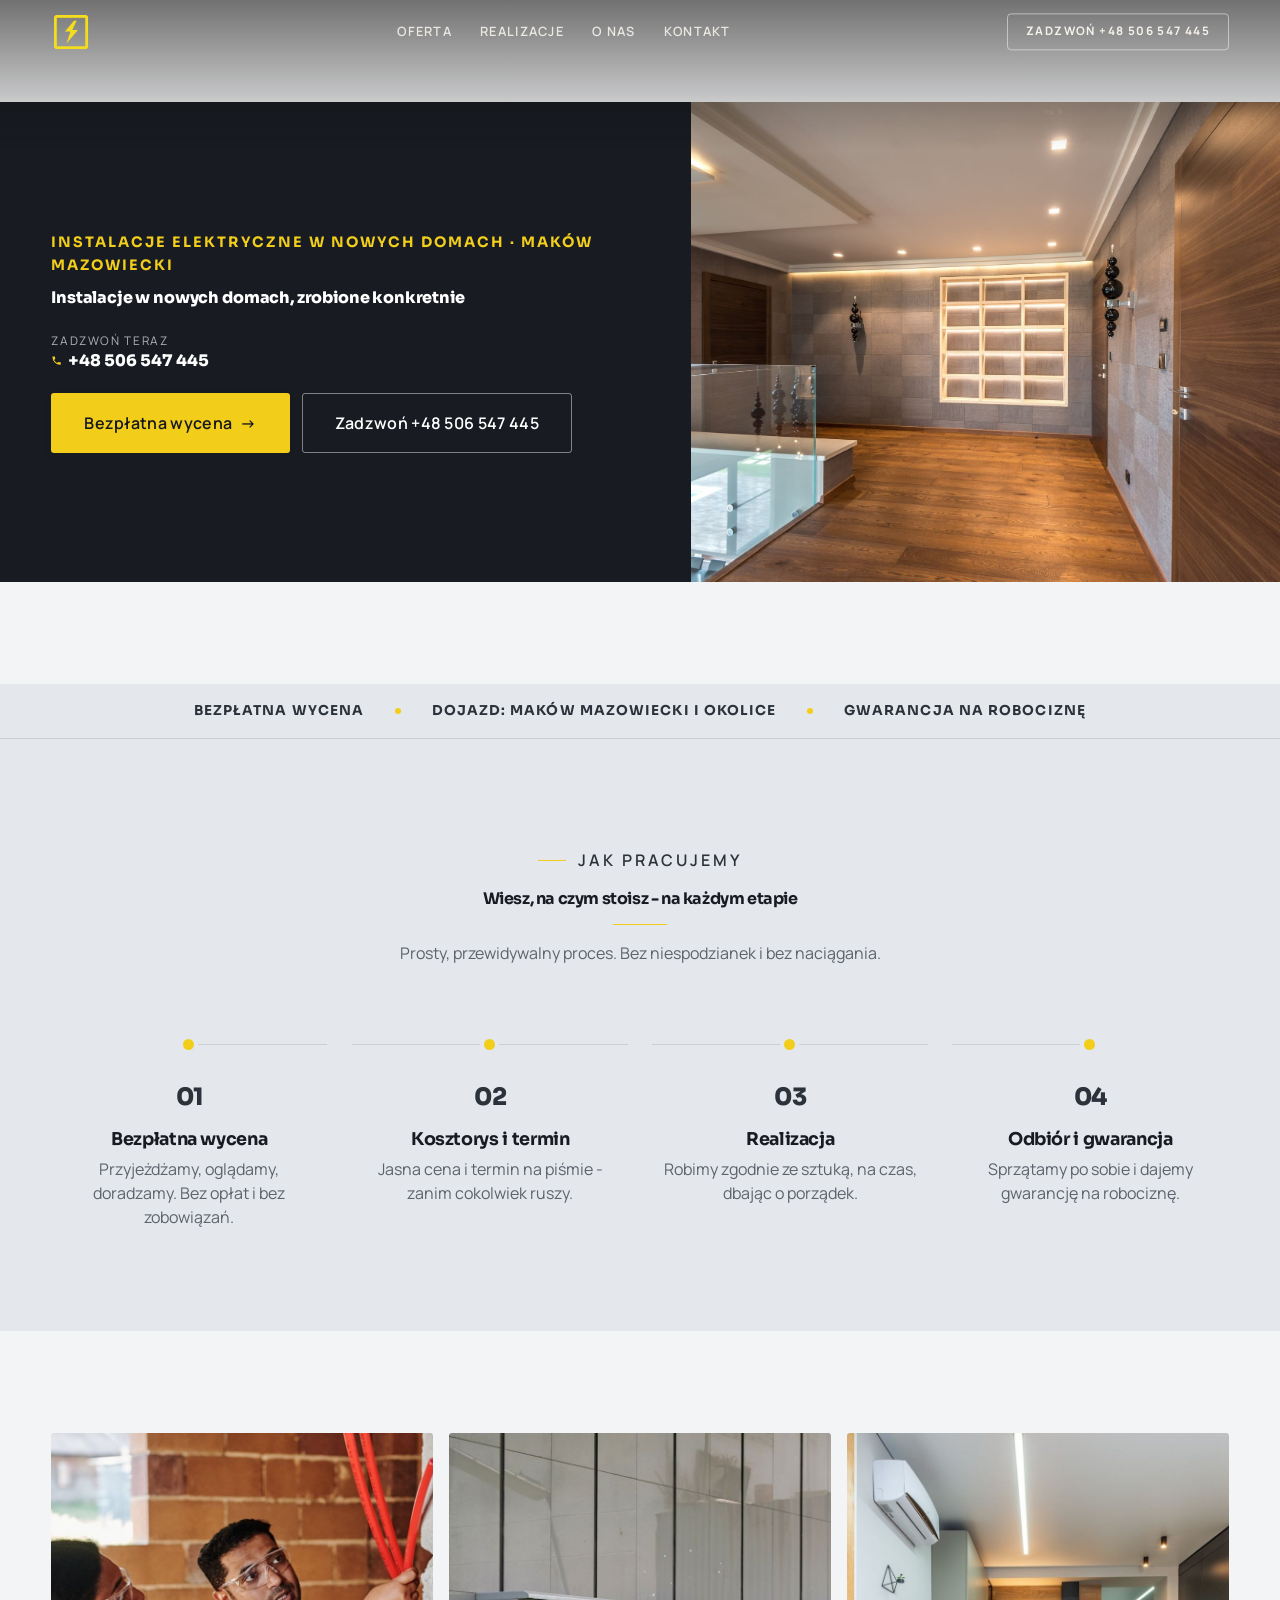
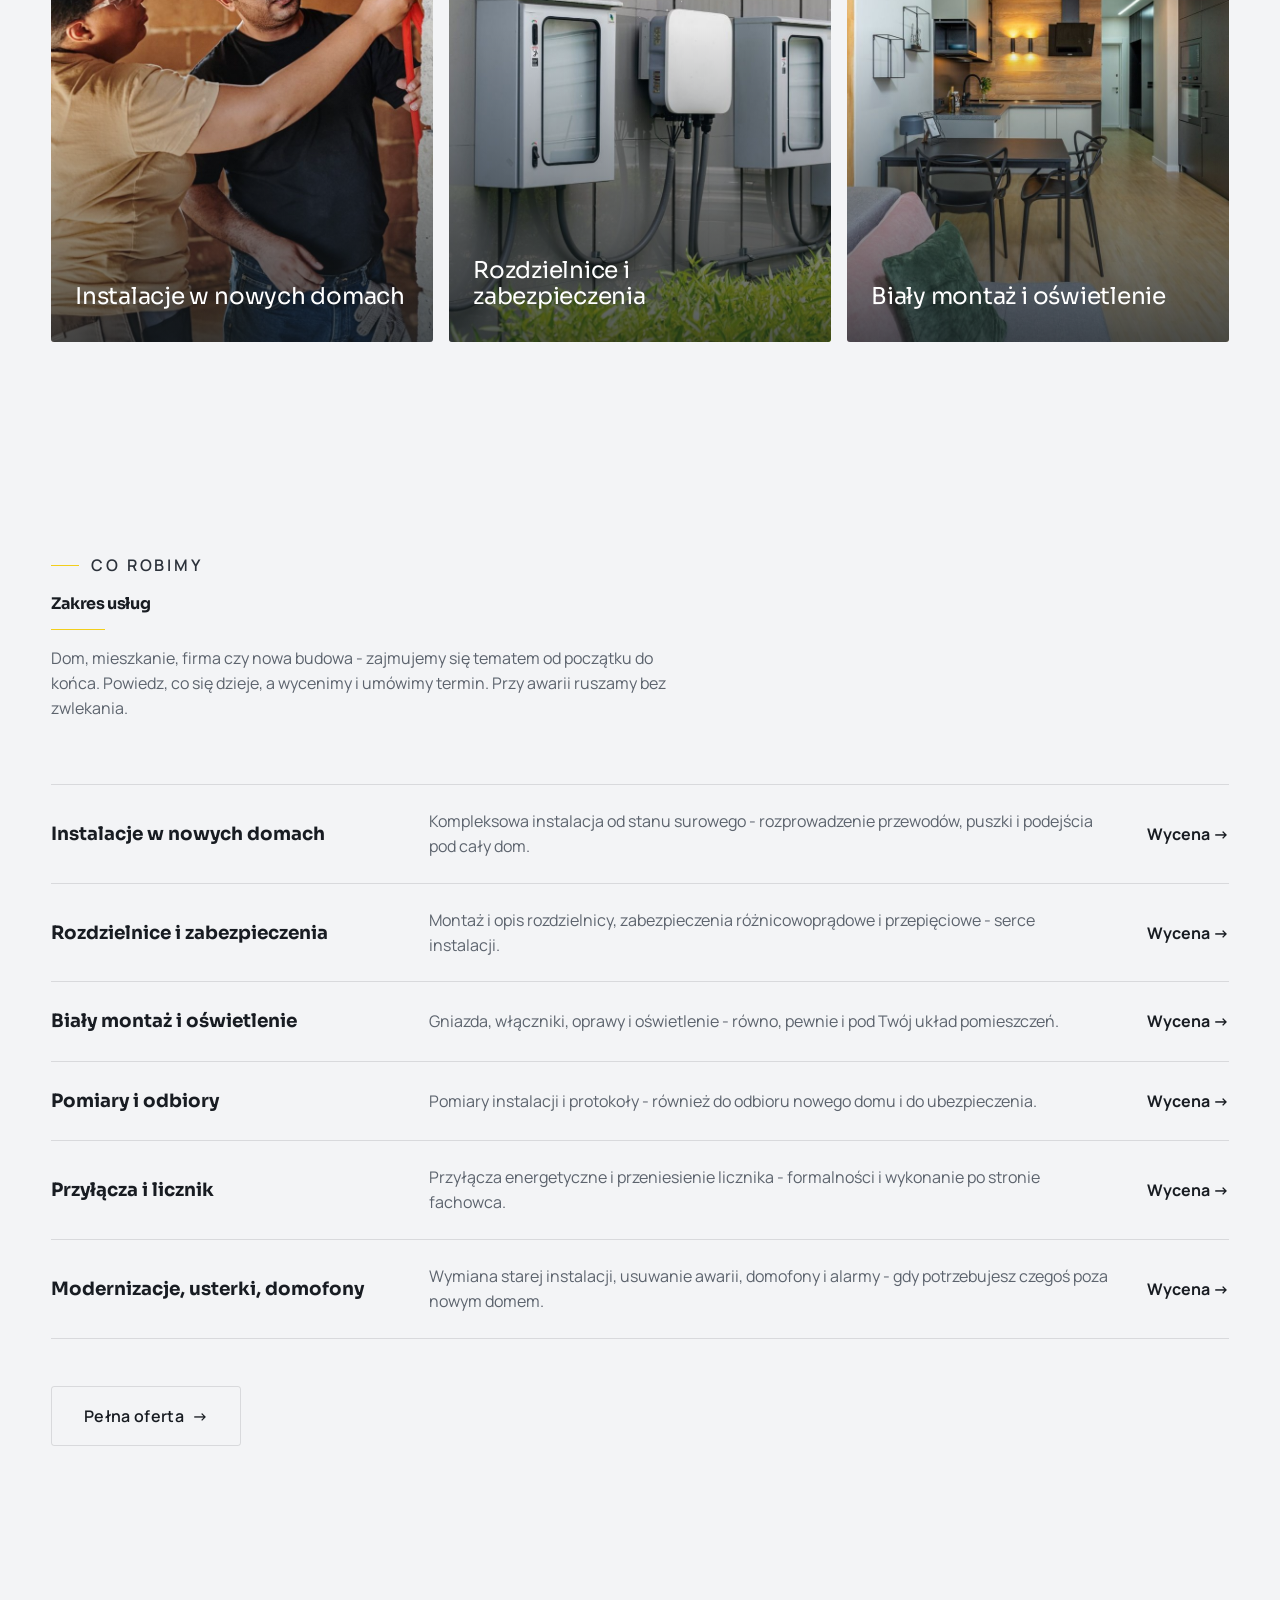
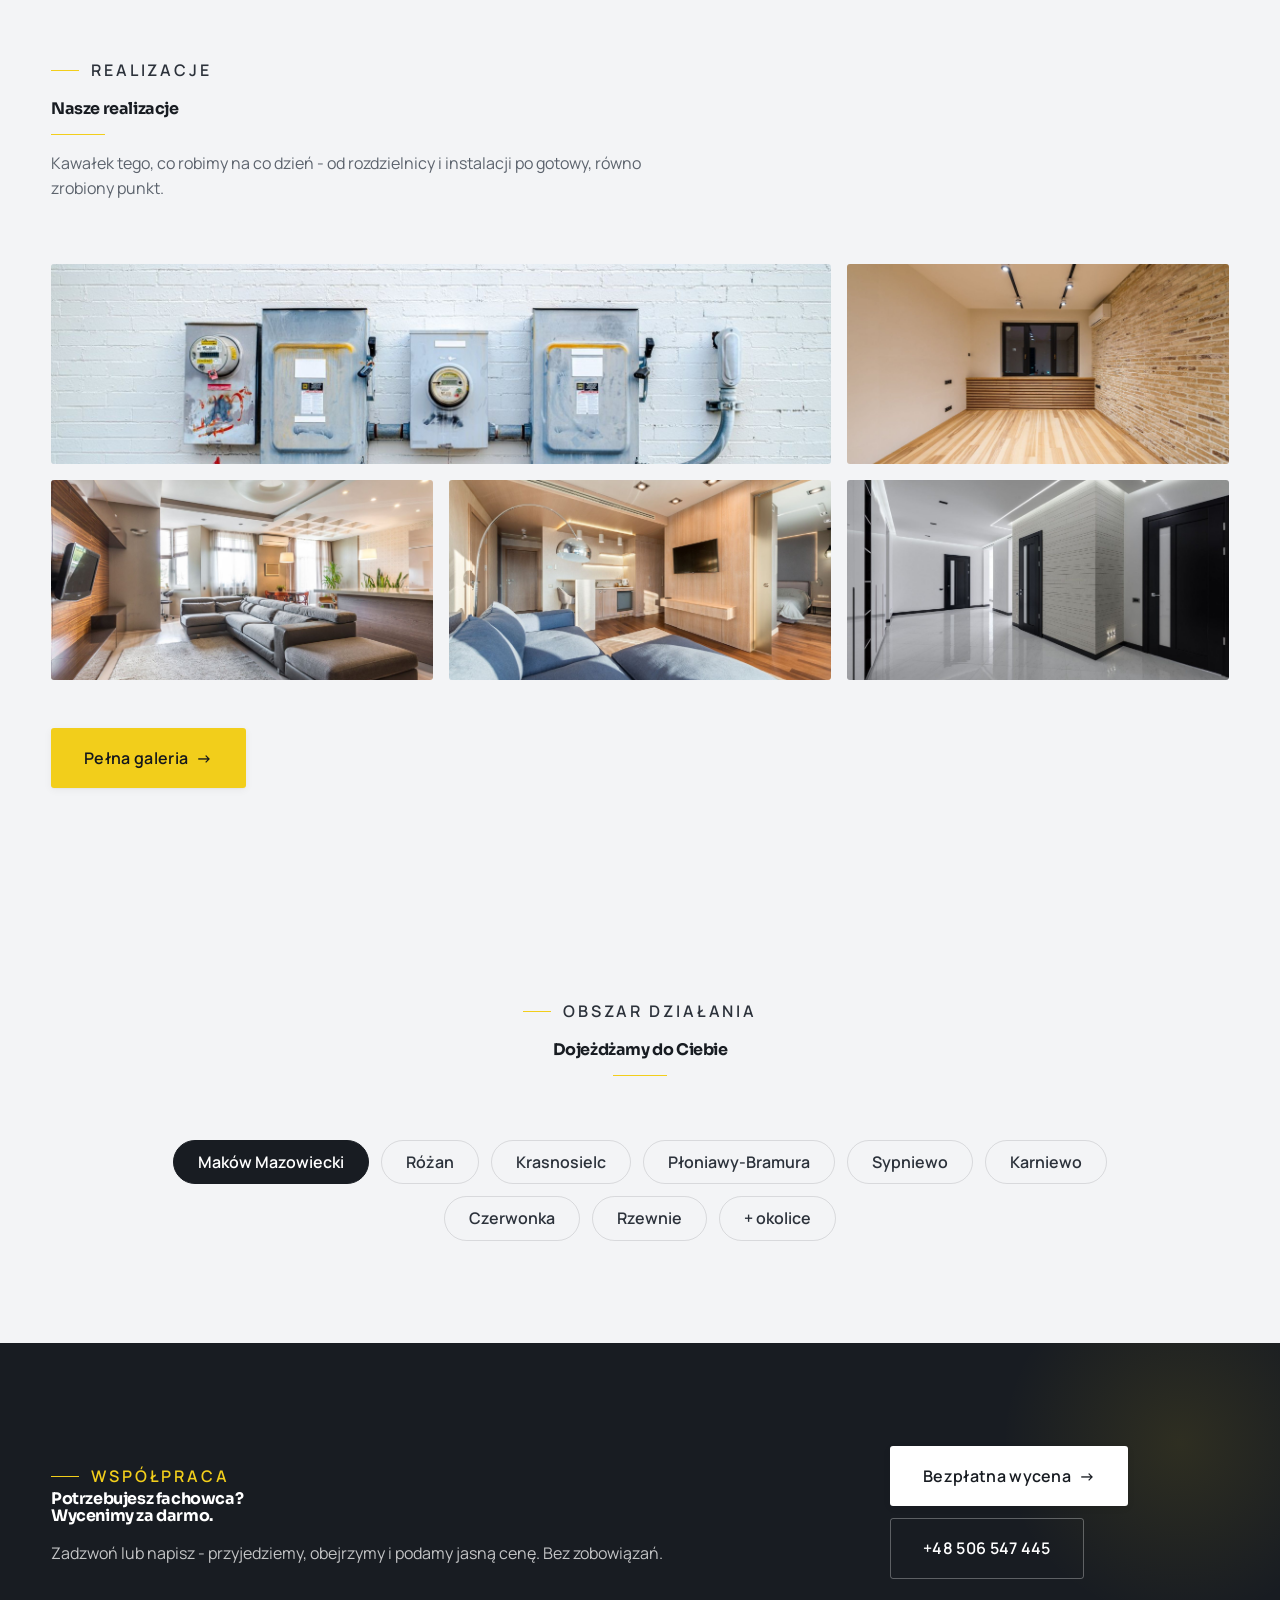
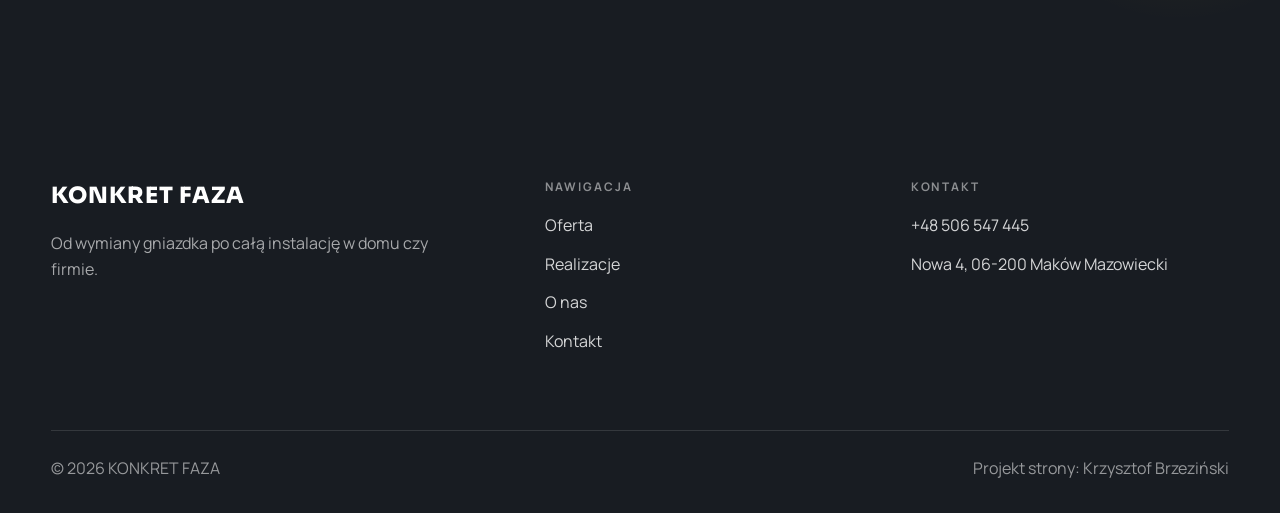
<file: index.html>
<!DOCTYPE html>
<html lang="pl">
<head>
<meta charset="UTF-8">
<meta name="viewport" content="width=device-width, initial-scale=1.0">
<title>KONKRET FAZA - Elektryk · Maków Mazowiecki</title>
<meta name="description" content="KONKRET FAZA - usługi elektryczne, Maków Mazowiecki i okolice. Instalacje, przyłącza, rozdzielnice, naprawa usterek i awarii, montaż oświetlenia i osprzętu. Pomiary i uprawnienia, wycena przed pracą, sprawny dojazd. Zadzwoń i umów termin.">
<link rel="preconnect" href="https://fonts.googleapis.com">
<link rel="preconnect" href="https://fonts.gstatic.com" crossorigin>
<link href="https://fonts.googleapis.com/css2?family=Sora:wght@600;700;800&family=Manrope:wght@400;500;600&display=swap" rel="stylesheet">
<link rel="stylesheet" href="assets/styles.css">
</head>
<body>

<header class="nav">
  <div class="wrap nav-inner">
    <a class="brand brand-has-logo" href="index.html"><img class="brand-logo" src="img/logo.png" alt="KONKRET FAZA"></a>
    <nav class="nav-links">
      <a href="oferta.html">Oferta</a>
      <a href="realizacje.html">Realizacje</a>
      <a href="o-nas.html">O nas</a>
      <a href="kontakt.html">Kontakt</a>
      <a href="tel:+48506547445" class="btn btn-accent">Zadzwoń +48 506 547 445</a>
    </nav>
    <button class="nav-toggle" aria-label="Menu"><span></span><span></span><span></span></button>
  </div>
</header>

<section class="hero-fach">
  <img class="hf-photo" src="img/hero.jpg" alt="KONKRET FAZA">
  <div class="hf-panel">
      <span class="hf-kicker">Instalacje elektryczne w nowych domach · Maków Mazowiecki</span>
      <h1 class="hf-title">Instalacje w nowych domach, zrobione konkretnie</h1>
      <a class="hf-phone" href="tel:+48506547445"><span class="hf-phone-lab">Zadzwoń teraz</span><span class="hf-phone-num"><svg class="ico-tel" width="16" height="16" viewBox="0 0 24 24" fill="none" aria-hidden="true"><path d="M6.6 10.8a15.5 15.5 0 0 0 6.6 6.6l2.2-2.2a1 1 0 0 1 1-.24 11.4 11.4 0 0 0 3.6.58 1 1 0 0 1 1 1V20a1 1 0 0 1-1 1A17 17 0 0 1 3 4a1 1 0 0 1 1-1h3.5a1 1 0 0 1 1 1c0 1.25.2 2.46.58 3.6a1 1 0 0 1-.25 1l-2.23 2.2Z" fill="currentColor"/></svg> +48 506 547 445</span></a>
      <div class="hf-actions">
        <a href="kontakt.html" class="btn btn-accent">Bezpłatna wycena <span class="arr">→</span></a>
        <a href="tel:+48506547445" class="btn btn-ghost hf-ghost">Zadzwoń +48 506 547 445</a>
      </div>
  </div>
</section>
<section class="fach-promise">
  <div class="wrap">
    <ul class="fp-row reveal"><li>Bezpłatna wycena</li><li>Dojazd: Maków Mazowiecki i okolice</li><li>Gwarancja na robociznę</li></ul>
  </div>
</section>
<section class="proces fachowcy">
  <div class="wrap">
    <div class="head center reveal">
      <span class="eyebrow">Jak pracujemy</span>
      <h2>Wiesz, na czym stoisz - na każdym etapie</h2>
      <p>Prosty, przewidywalny proces. Bez niespodzianek i bez naciągania.</p>
    </div>
    <ol class="proces-line">
      <li class="reveal"><span class="pno">01</span><h3>Bezpłatna wycena</h3><p>Przyjeżdżamy, oglądamy, doradzamy. Bez opłat i bez zobowiązań.</p></li>
      <li class="reveal"><span class="pno">02</span><h3>Kosztorys i termin</h3><p>Jasna cena i termin na piśmie - zanim cokolwiek ruszy.</p></li>
      <li class="reveal"><span class="pno">03</span><h3>Realizacja</h3><p>Robimy zgodnie ze sztuką, na czas, dbając o porządek.</p></li>
      <li class="reveal"><span class="pno">04</span><h3>Odbiór i gwarancja</h3><p>Sprzątamy po sobie i dajemy gwarancję na robociznę.</p></li>
    </ol>
  </div>
</section>
<section class="gateways-band">
  <div class="wrap">
    <div class="gateways">
      <a href="oferta.html" class="gateway reveal"><img src="img/g2.jpg" alt="Instalacje w nowych domach" loading="lazy"><span class="g-ttl">Instalacje w nowych domach</span></a>
      <a href="oferta.html" class="gateway reveal"><img src="img/g3.jpg" alt="Rozdzielnice i zabezpieczenia" loading="lazy"><span class="g-ttl">Rozdzielnice i zabezpieczenia</span></a>
      <a href="oferta.html" class="gateway reveal"><img src="img/g4.jpg" alt="Biały montaż i oświetlenie" loading="lazy"><span class="g-ttl">Biały montaż i oświetlenie</span></a>
    </div>
  </div>
</section>
<section class="fach-uslugi">
  <div class="wrap">
    <div class="head reveal">
      <span class="eyebrow">Co robimy</span>
      <h2>Zakres usług</h2>
      <p>Dom, mieszkanie, firma czy nowa budowa - zajmujemy się tematem od początku do końca. Powiedz, co się dzieje, a wycenimy i umówimy termin. Przy awarii ruszamy bez zwlekania.</p>
    </div>
    <ul class="fu-list">
      <li class="fu-row reveal"><div class="fu-name">Instalacje w nowych domach</div><div class="fu-desc">Kompleksowa instalacja od stanu surowego - rozprowadzenie przewodów, puszki i podejścia pod cały dom.</div><a class="fu-cta" href="kontakt.html">Wycena <span class="arr">→</span></a></li>
      <li class="fu-row reveal"><div class="fu-name">Rozdzielnice i zabezpieczenia</div><div class="fu-desc">Montaż i opis rozdzielnicy, zabezpieczenia różnicowoprądowe i przepięciowe - serce instalacji.</div><a class="fu-cta" href="kontakt.html">Wycena <span class="arr">→</span></a></li>
      <li class="fu-row reveal"><div class="fu-name">Biały montaż i oświetlenie</div><div class="fu-desc">Gniazda, włączniki, oprawy i oświetlenie - równo, pewnie i pod Twój układ pomieszczeń.</div><a class="fu-cta" href="kontakt.html">Wycena <span class="arr">→</span></a></li>
      <li class="fu-row reveal"><div class="fu-name">Pomiary i odbiory</div><div class="fu-desc">Pomiary instalacji i protokoły - również do odbioru nowego domu i do ubezpieczenia.</div><a class="fu-cta" href="kontakt.html">Wycena <span class="arr">→</span></a></li>
      <li class="fu-row reveal"><div class="fu-name">Przyłącza i licznik</div><div class="fu-desc">Przyłącza energetyczne i przeniesienie licznika - formalności i wykonanie po stronie fachowca.</div><a class="fu-cta" href="kontakt.html">Wycena <span class="arr">→</span></a></li>
      <li class="fu-row reveal"><div class="fu-name">Modernizacje, usterki, domofony</div><div class="fu-desc">Wymiana starej instalacji, usuwanie awarii, domofony i alarmy - gdy potrzebujesz czegoś poza nowym domem.</div><a class="fu-cta" href="kontakt.html">Wycena <span class="arr">→</span></a></li>
    </ul>
    <div style="margin-top:var(--space-7)" class="reveal"><a href="oferta.html" class="btn btn-ghost">Pełna oferta <span class="arr">→</span></a></div>
  </div>
</section>
<section>
  <div class="wrap">
    <div class="head reveal">
      <span class="eyebrow">Realizacje</span>
      <h2>Nasze realizacje</h2>
      <p>Kawałek tego, co robimy na co dzień - od rozdzielnicy i instalacji po gotowy, równo zrobiony punkt.</p>
    </div>
    <div class="gallery">
      <div class="tile t-two3 reveal"><img src="img/g5.jpg" alt="Instalacja w nowym domu" loading="lazy"><div class="cap">Instalacja w nowym domu<small>Pełna instalacja od stanu surowego - rozprowadzenie przewodów, puszki i podejścia pod cały dom.</small></div></div>
      <div class="tile t-third reveal"><img src="img/g6.jpg" alt="Rozdzielnica i zabezpieczenia" loading="lazy"><div class="cap">Rozdzielnica i zabezpieczenia<small>Montaż i opis rozdzielnicy, zabezpieczenia różnicowoprądowe i przepięciowe.</small></div></div>
      <div class="tile t-third reveal"><img src="img/g7.jpg" alt="Pomiary i odbiory" loading="lazy"><div class="cap">Pomiary i odbiory<small>Pomiary instalacji i protokoły - również do odbioru nowego domu i do ubezpieczenia.</small></div></div>
      <div class="tile t-third reveal"><img src="img/g8.jpg" alt="Biały montaż i osprzęt" loading="lazy"><div class="cap">Biały montaż i osprzęt<small>Gniazda, włączniki i oświetlenie - równo, pewnie i estetycznie.</small></div></div>
      <div class="tile t-third reveal"><img src="img/g9.jpg" alt="Przyłącza i licznik" loading="lazy"><div class="cap">Przyłącza i licznik<small>Przyłącza energetyczne i przeniesienie licznika - od formalności po wykonanie.</small></div></div>
    </div>
    <div style="margin-top:var(--space-7)" class="reveal"><a href="realizacje.html" class="btn btn-accent">Pełna galeria <span class="arr">→</span></a></div>
  </div>
</section>
<section class="obszar">
  <div class="wrap">
    <div class="head center reveal">
      <span class="eyebrow">Obszar działania</span>
      <h2>Dojeżdżamy do Ciebie</h2>
    </div>
    <ul class="obszar-list reveal"><li class="is-home">Maków Mazowiecki</li><li>Różan</li><li>Krasnosielc</li><li>Płoniawy-Bramura</li><li>Sypniewo</li><li>Karniewo</li><li>Czerwonka</li><li>Rzewnie</li><li>+ okolice</li></ul>
  </div>
</section>
<section class="cta">
  <div class="wrap">
    <div class="reveal">
      <span class="eyebrow">Współpraca</span>
      <h2>Potrzebujesz fachowca? Wycenimy za darmo.</h2>
      <p>Zadzwoń lub napisz - przyjedziemy, obejrzymy i podamy jasną cenę. Bez zobowiązań.</p>
    </div>
    <div class="cta-actions reveal">
      <a href="kontakt.html" class="btn btn-light">Bezpłatna wycena <span class="arr">→</span></a>
      <a href="tel:+48506547445" class="btn btn-ghost" style="color:#fff;border-color:rgba(255,255,255,.3)">+48 506 547 445</a>
    </div>
  </div>
</section>

<footer>
  <div class="wrap">
    <div class="foot-grid">
      <div class="foot-brand">
        <div class="name">KONKRET FAZA</div>
        <p>Od wymiany gniazdka po całą instalację w domu czy firmie.</p>
      </div>
      <div class="foot-col">
        <h4>Nawigacja</h4>
        <a href="oferta.html">Oferta</a>
        <a href="realizacje.html">Realizacje</a>
        <a href="o-nas.html">O nas</a>
        <a href="kontakt.html">Kontakt</a>
      </div>
      <div class="foot-col">
        <h4>Kontakt</h4>
        <a href="tel:+48506547445">+48 506 547 445</a>
        <p>Nowa 4, 06-200 Maków Mazowiecki</p>
      </div>
    </div>
    <div class="foot-bot">
      <span>© 2026 KONKRET FAZA</span>
      <span>Projekt strony: Krzysztof Brzeziński</span>
    </div>
  </div>
</footer>
<div class="sticky-call"><a class="sc-call" href="tel:+48506547445"><svg class="ico-tel" width="16" height="16" viewBox="0 0 24 24" fill="none" aria-hidden="true"><path d="M6.6 10.8a15.5 15.5 0 0 0 6.6 6.6l2.2-2.2a1 1 0 0 1 1-.24 11.4 11.4 0 0 0 3.6.58 1 1 0 0 1 1 1V20a1 1 0 0 1-1 1A17 17 0 0 1 3 4a1 1 0 0 1 1-1h3.5a1 1 0 0 1 1 1c0 1.25.2 2.46.58 3.6a1 1 0 0 1-.25 1l-2.23 2.2Z" fill="currentColor"/></svg> Zadzwoń</a><a class="sc-quote" href="kontakt.html">Bezpłatna wycena</a></div>

<script src="assets/main.js"></script>
</body>
</html>
</file>
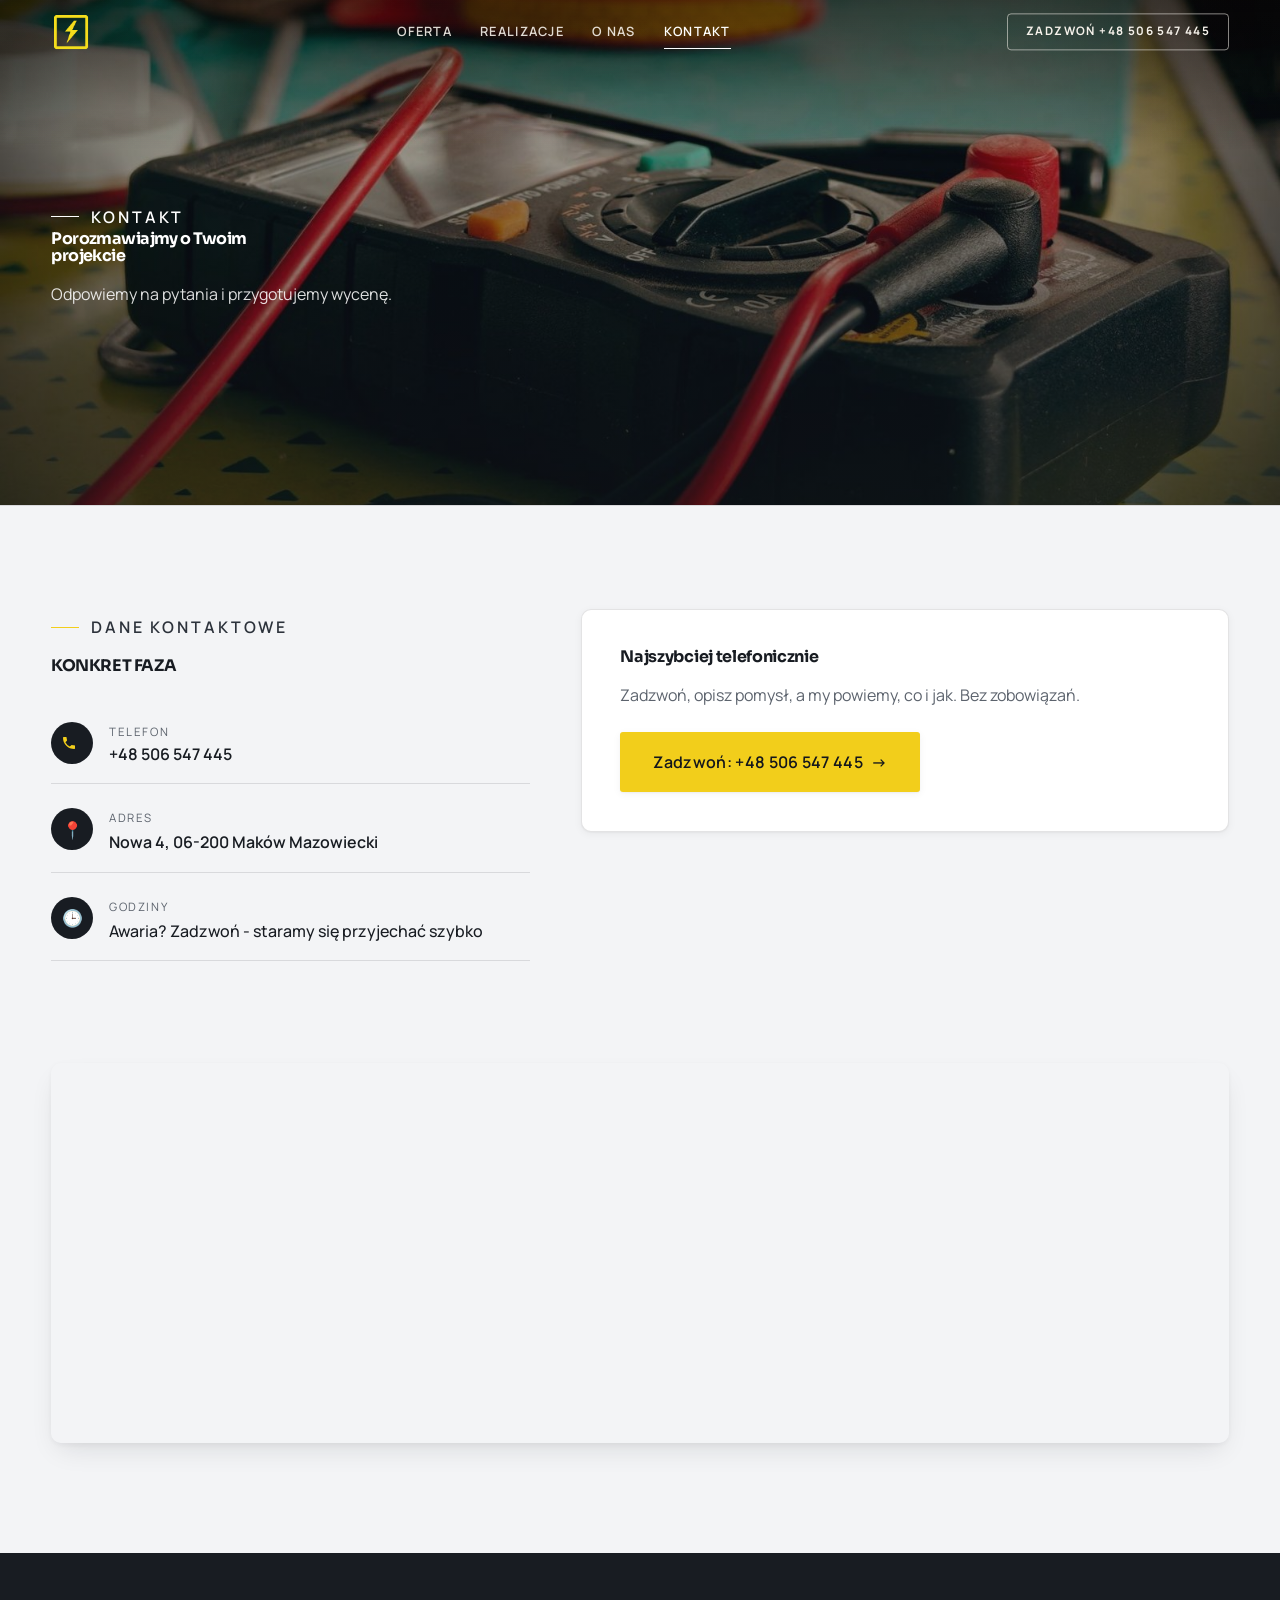
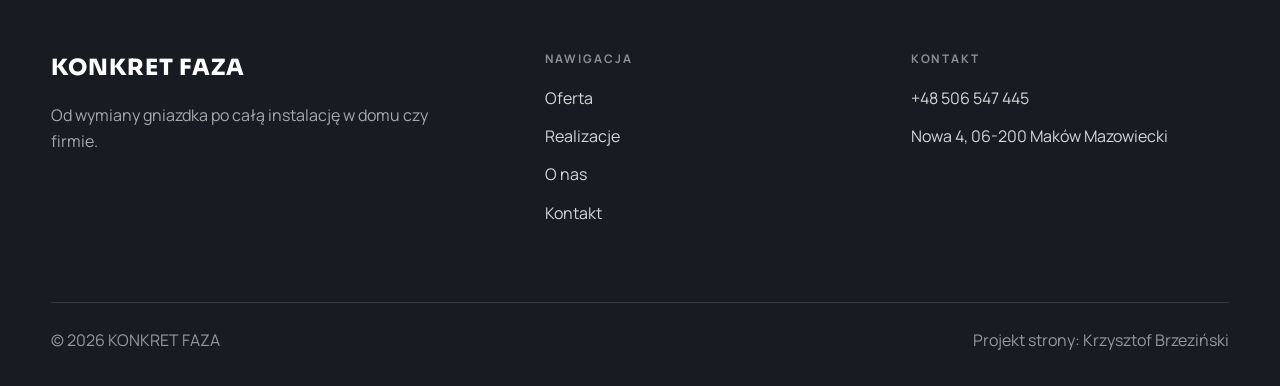
<file: kontakt.html>
<!DOCTYPE html>
<html lang="pl">
<head>
<meta charset="UTF-8">
<meta name="viewport" content="width=device-width, initial-scale=1.0">
<title>Kontakt - KONKRET FAZA</title>
<meta name="description" content="Kontakt KONKRET FAZA - Nowa 4, 06-200 Maków Mazowiecki">
<link rel="preconnect" href="https://fonts.googleapis.com">
<link rel="preconnect" href="https://fonts.gstatic.com" crossorigin>
<link href="https://fonts.googleapis.com/css2?family=Sora:wght@600;700;800&family=Manrope:wght@400;500;600&display=swap" rel="stylesheet">
<link rel="stylesheet" href="assets/styles.css">
</head>
<body>

<header class="nav">
  <div class="wrap nav-inner">
    <a class="brand brand-has-logo" href="index.html"><img class="brand-logo" src="img/logo.png" alt="KONKRET FAZA"></a>
    <nav class="nav-links">
      <a href="oferta.html">Oferta</a>
      <a href="realizacje.html">Realizacje</a>
      <a href="o-nas.html">O nas</a>
      <a href="kontakt.html" class="active">Kontakt</a>
      <a href="tel:+48506547445" class="btn btn-accent">Zadzwoń +48 506 547 445</a>
    </nav>
    <button class="nav-toggle" aria-label="Menu"><span></span><span></span><span></span></button>
  </div>
</header>

<section class="pagehead">
  <img src="img/about.jpg" alt="KONKRET FAZA - Porozmawiajmy o Twoim projekcie">
  <div class="wrap">
    <span class="eyebrow">Kontakt</span>
    <h1>Porozmawiajmy o Twoim projekcie</h1>
    <p>Odpowiemy na pytania i przygotujemy wycenę.</p>
  </div>
</section>
<section>
  <div class="wrap contact-grid">
    <div class="reveal">
      <span class="eyebrow">Dane kontaktowe</span>
      <h2 style="margin:var(--space-4) 0 var(--space-6)">KONKRET FAZA</h2>
      <div class="info-list">
        <div class="info-row"><div class="ic"><svg class="ico-tel" width="16" height="16" viewBox="0 0 24 24" fill="none" aria-hidden="true"><path d="M6.6 10.8a15.5 15.5 0 0 0 6.6 6.6l2.2-2.2a1 1 0 0 1 1-.24 11.4 11.4 0 0 0 3.6.58 1 1 0 0 1 1 1V20a1 1 0 0 1-1 1A17 17 0 0 1 3 4a1 1 0 0 1 1-1h3.5a1 1 0 0 1 1 1c0 1.25.2 2.46.58 3.6a1 1 0 0 1-.25 1l-2.23 2.2Z" fill="currentColor"/></svg></div><div><div class="lbl">Telefon</div><a class="val" href="tel:+48506547445">+48 506 547 445</a></div></div>
        <div class="info-row"><div class="ic">📍</div><div><div class="lbl">Adres</div><div class="val">Nowa 4, 06-200 Maków Mazowiecki</div></div></div>
        <div class="info-row"><div class="ic">🕒</div><div><div class="lbl">Godziny</div><div class="val" style="font-weight:500">Awaria? Zadzwoń - staramy się przyjechać szybko</div></div></div>
      </div>
    </div>
    <div class="reveal">
      <div class="form">
        <h3 style="margin-bottom:var(--space-4)">Najszybciej telefonicznie</h3>
        <p class="muted" style="margin-bottom:var(--space-5)">Zadzwoń, opisz pomysł, a my powiemy, co i jak. Bez zobowiązań.</p>
        <a href="tel:+48506547445" class="btn btn-accent" style="justify-content:center">Zadzwoń: +48 506 547 445 <span class="arr">→</span></a>
      </div>
    </div>
  </div>
</section>
<section style="padding-top:0">
  <div class="wrap reveal">
    <iframe class="map" title="KONKRET FAZA - Maków Mazowiecki" src="https://maps.google.com/maps?q=KONKRET%20FAZA%20Mak%C3%B3w%20Mazowiecki&z=15&output=embed" loading="lazy" referrerpolicy="no-referrer-when-downgrade"></iframe>
  </div>
</section>

<footer>
  <div class="wrap">
    <div class="foot-grid">
      <div class="foot-brand">
        <div class="name">KONKRET FAZA</div>
        <p>Od wymiany gniazdka po całą instalację w domu czy firmie.</p>
      </div>
      <div class="foot-col">
        <h4>Nawigacja</h4>
        <a href="oferta.html">Oferta</a>
        <a href="realizacje.html">Realizacje</a>
        <a href="o-nas.html">O nas</a>
        <a href="kontakt.html">Kontakt</a>
      </div>
      <div class="foot-col">
        <h4>Kontakt</h4>
        <a href="tel:+48506547445">+48 506 547 445</a>
        <p>Nowa 4, 06-200 Maków Mazowiecki</p>
      </div>
    </div>
    <div class="foot-bot">
      <span>© 2026 KONKRET FAZA</span>
      <span>Projekt strony: Krzysztof Brzeziński</span>
    </div>
  </div>
</footer>
<div class="sticky-call"><a class="sc-call" href="tel:+48506547445"><svg class="ico-tel" width="16" height="16" viewBox="0 0 24 24" fill="none" aria-hidden="true"><path d="M6.6 10.8a15.5 15.5 0 0 0 6.6 6.6l2.2-2.2a1 1 0 0 1 1-.24 11.4 11.4 0 0 0 3.6.58 1 1 0 0 1 1 1V20a1 1 0 0 1-1 1A17 17 0 0 1 3 4a1 1 0 0 1 1-1h3.5a1 1 0 0 1 1 1c0 1.25.2 2.46.58 3.6a1 1 0 0 1-.25 1l-2.23 2.2Z" fill="currentColor"/></svg> Zadzwoń</a><a class="sc-quote" href="kontakt.html">Bezpłatna wycena</a></div>

<script src="assets/main.js"></script>
</body>
</html>
</file>
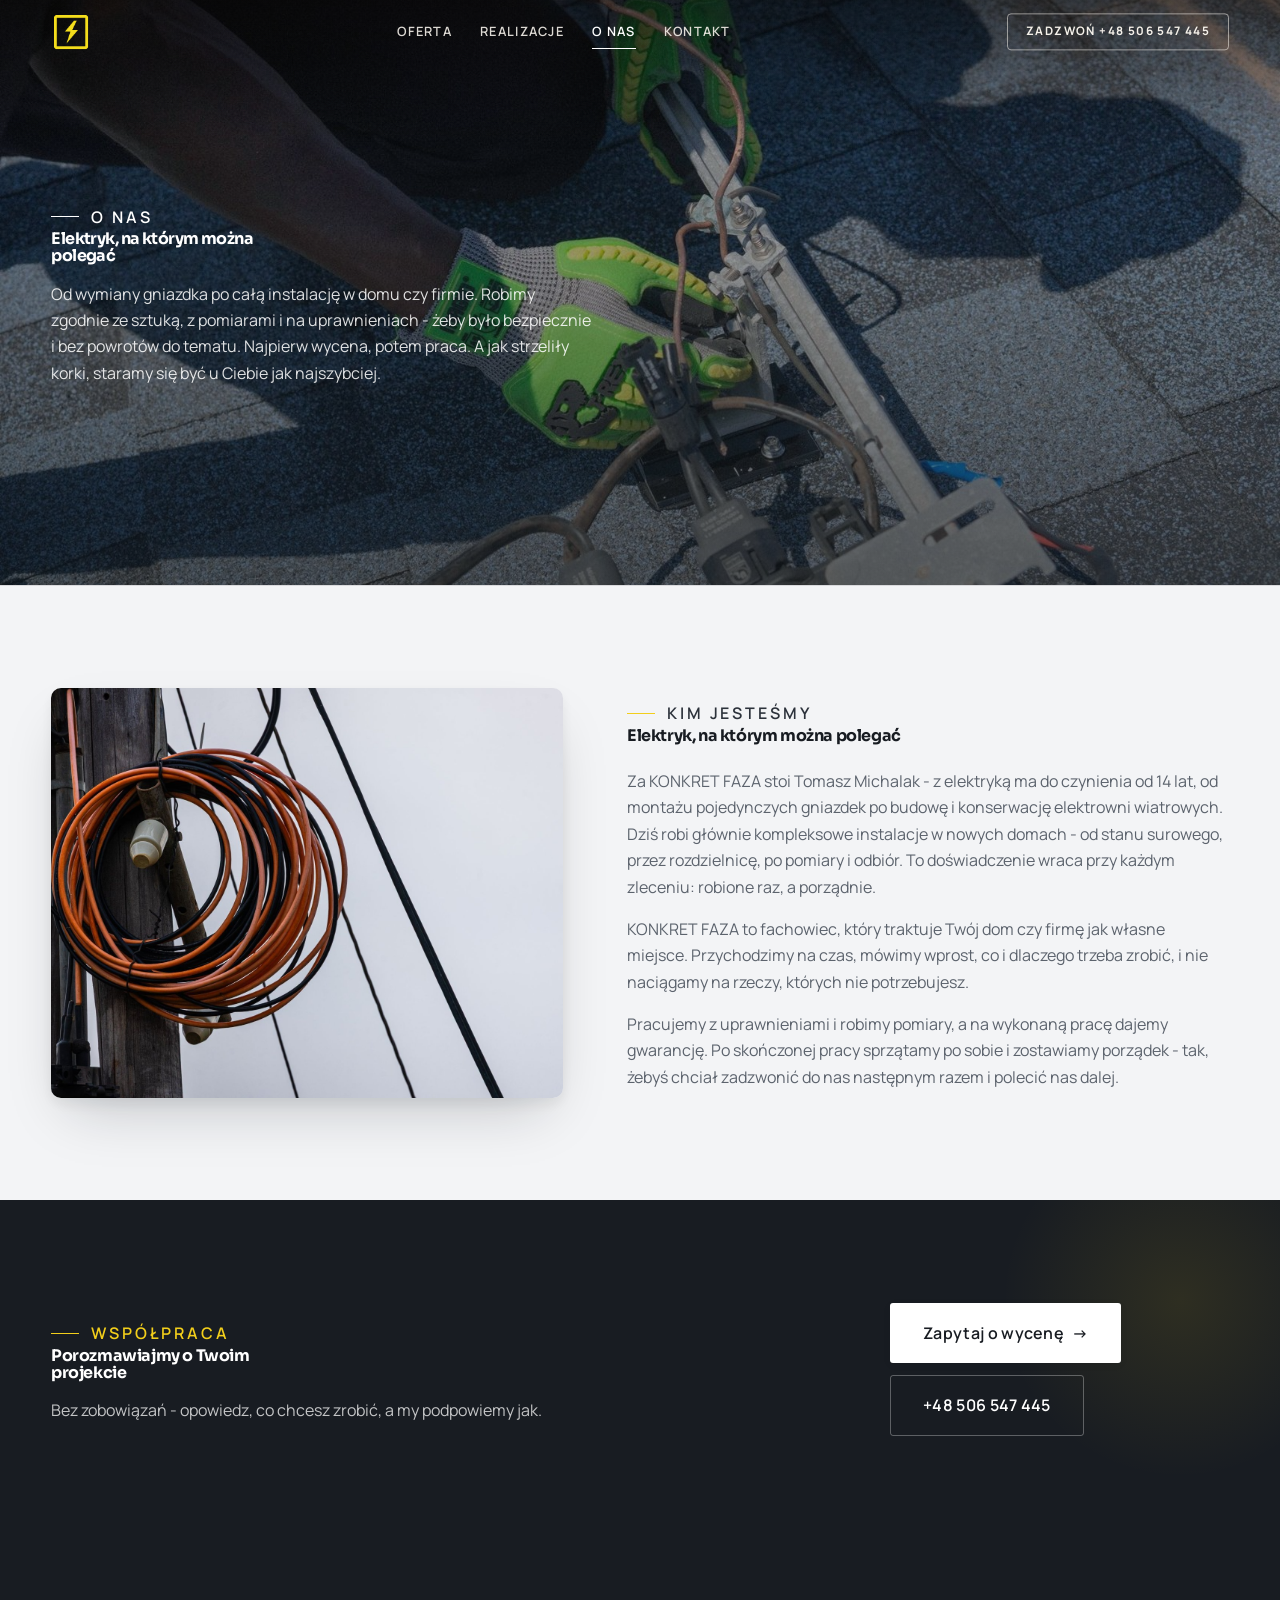
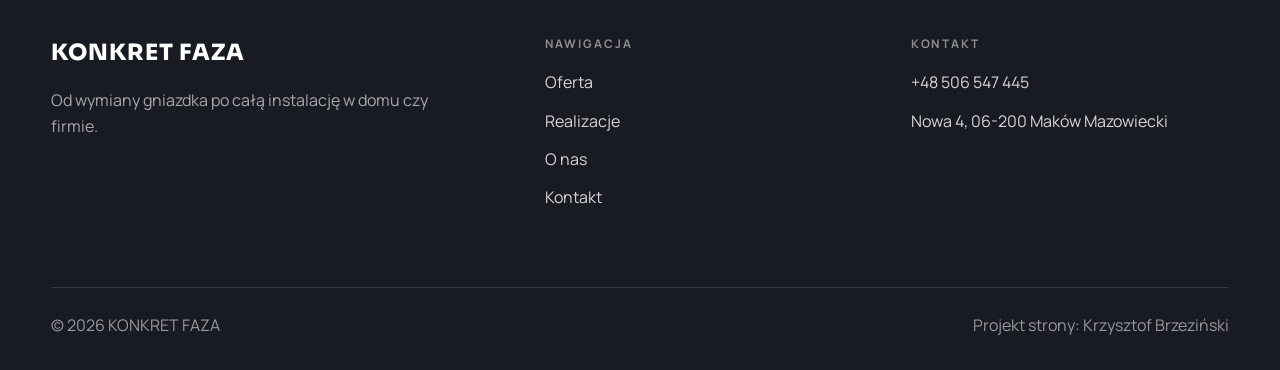
<file: o-nas.html>
<!DOCTYPE html>
<html lang="pl">
<head>
<meta charset="UTF-8">
<meta name="viewport" content="width=device-width, initial-scale=1.0">
<title>O nas - KONKRET FAZA</title>
<meta name="description" content="KONKRET FAZA - usługi elektryczne, Maków Mazowiecki i okolice. Instalacje, przyłącza, rozdzielnice, naprawa usterek i awarii, montaż oświetlenia i osprzętu. Pomiary i uprawnienia, wycena przed pracą, sprawny dojazd. Zadzwoń i umów termin.">
<link rel="preconnect" href="https://fonts.googleapis.com">
<link rel="preconnect" href="https://fonts.gstatic.com" crossorigin>
<link href="https://fonts.googleapis.com/css2?family=Sora:wght@600;700;800&family=Manrope:wght@400;500;600&display=swap" rel="stylesheet">
<link rel="stylesheet" href="assets/styles.css">
</head>
<body>

<header class="nav">
  <div class="wrap nav-inner">
    <a class="brand brand-has-logo" href="index.html"><img class="brand-logo" src="img/logo.png" alt="KONKRET FAZA"></a>
    <nav class="nav-links">
      <a href="oferta.html">Oferta</a>
      <a href="realizacje.html">Realizacje</a>
      <a href="o-nas.html" class="active">O nas</a>
      <a href="kontakt.html">Kontakt</a>
      <a href="tel:+48506547445" class="btn btn-accent">Zadzwoń +48 506 547 445</a>
    </nav>
    <button class="nav-toggle" aria-label="Menu"><span></span><span></span><span></span></button>
  </div>
</header>

<section class="pagehead">
  <img src="img/g13.jpg" alt="KONKRET FAZA - Elektryk, na którym można polegać">
  <div class="wrap">
    <span class="eyebrow">O nas</span>
    <h1>Elektryk, na którym można polegać</h1>
    <p>Od wymiany gniazdka po całą instalację w domu czy firmie. Robimy zgodnie ze sztuką, z pomiarami i na uprawnieniach - żeby było bezpiecznie i bez powrotów do tematu. Najpierw wycena, potem praca. A jak strzeliły korki, staramy się być u Ciebie jak najszybciej.</p>
  </div>
</section>
<section>
  <div class="wrap split">
    <div class="split-art reveal"><img src="img/g14.jpg" alt="KONKRET FAZA" loading="lazy"></div>
    <div class="split-copy reveal">
      <span class="eyebrow">Kim jesteśmy</span>
      <h2>Elektryk, na którym można polegać</h2>
      <p class="muted">Za KONKRET FAZA stoi Tomasz Michalak - z elektryką ma do czynienia od 14 lat, od montażu pojedynczych gniazdek po budowę i konserwację elektrowni wiatrowych. Dziś robi głównie kompleksowe instalacje w nowych domach - od stanu surowego, przez rozdzielnicę, po pomiary i odbiór. To doświadczenie wraca przy każdym zleceniu: robione raz, a porządnie.</p>
      <p class="muted">KONKRET FAZA to fachowiec, który traktuje Twój dom czy firmę jak własne miejsce. Przychodzimy na czas, mówimy wprost, co i dlaczego trzeba zrobić, i nie naciągamy na rzeczy, których nie potrzebujesz.</p>
      <p class="muted">Pracujemy z uprawnieniami i robimy pomiary, a na wykonaną pracę dajemy gwarancję. Po skończonej pracy sprzątamy po sobie i zostawiamy porządek - tak, żebyś chciał zadzwonić do nas następnym razem i polecić nas dalej.</p>
    </div>
  </div>
</section>


<section class="cta">
  <div class="wrap">
    <div class="reveal">
      <span class="eyebrow">Współpraca</span>
      <h2>Porozmawiajmy o Twoim projekcie</h2>
      <p>Bez zobowiązań - opowiedz, co chcesz zrobić, a my podpowiemy jak.</p>
    </div>
    <div class="cta-actions reveal">
      <a href="kontakt.html" class="btn btn-light">Zapytaj o wycenę <span class="arr">→</span></a>
      <a href="tel:+48506547445" class="btn btn-ghost" style="color:#fff;border-color:rgba(255,255,255,.3)">+48 506 547 445</a>
    </div>
  </div>
</section>

<footer>
  <div class="wrap">
    <div class="foot-grid">
      <div class="foot-brand">
        <div class="name">KONKRET FAZA</div>
        <p>Od wymiany gniazdka po całą instalację w domu czy firmie.</p>
      </div>
      <div class="foot-col">
        <h4>Nawigacja</h4>
        <a href="oferta.html">Oferta</a>
        <a href="realizacje.html">Realizacje</a>
        <a href="o-nas.html">O nas</a>
        <a href="kontakt.html">Kontakt</a>
      </div>
      <div class="foot-col">
        <h4>Kontakt</h4>
        <a href="tel:+48506547445">+48 506 547 445</a>
        <p>Nowa 4, 06-200 Maków Mazowiecki</p>
      </div>
    </div>
    <div class="foot-bot">
      <span>© 2026 KONKRET FAZA</span>
      <span>Projekt strony: Krzysztof Brzeziński</span>
    </div>
  </div>
</footer>
<div class="sticky-call"><a class="sc-call" href="tel:+48506547445"><svg class="ico-tel" width="16" height="16" viewBox="0 0 24 24" fill="none" aria-hidden="true"><path d="M6.6 10.8a15.5 15.5 0 0 0 6.6 6.6l2.2-2.2a1 1 0 0 1 1-.24 11.4 11.4 0 0 0 3.6.58 1 1 0 0 1 1 1V20a1 1 0 0 1-1 1A17 17 0 0 1 3 4a1 1 0 0 1 1-1h3.5a1 1 0 0 1 1 1c0 1.25.2 2.46.58 3.6a1 1 0 0 1-.25 1l-2.23 2.2Z" fill="currentColor"/></svg> Zadzwoń</a><a class="sc-quote" href="kontakt.html">Bezpłatna wycena</a></div>

<script src="assets/main.js"></script>
</body>
</html>
</file>
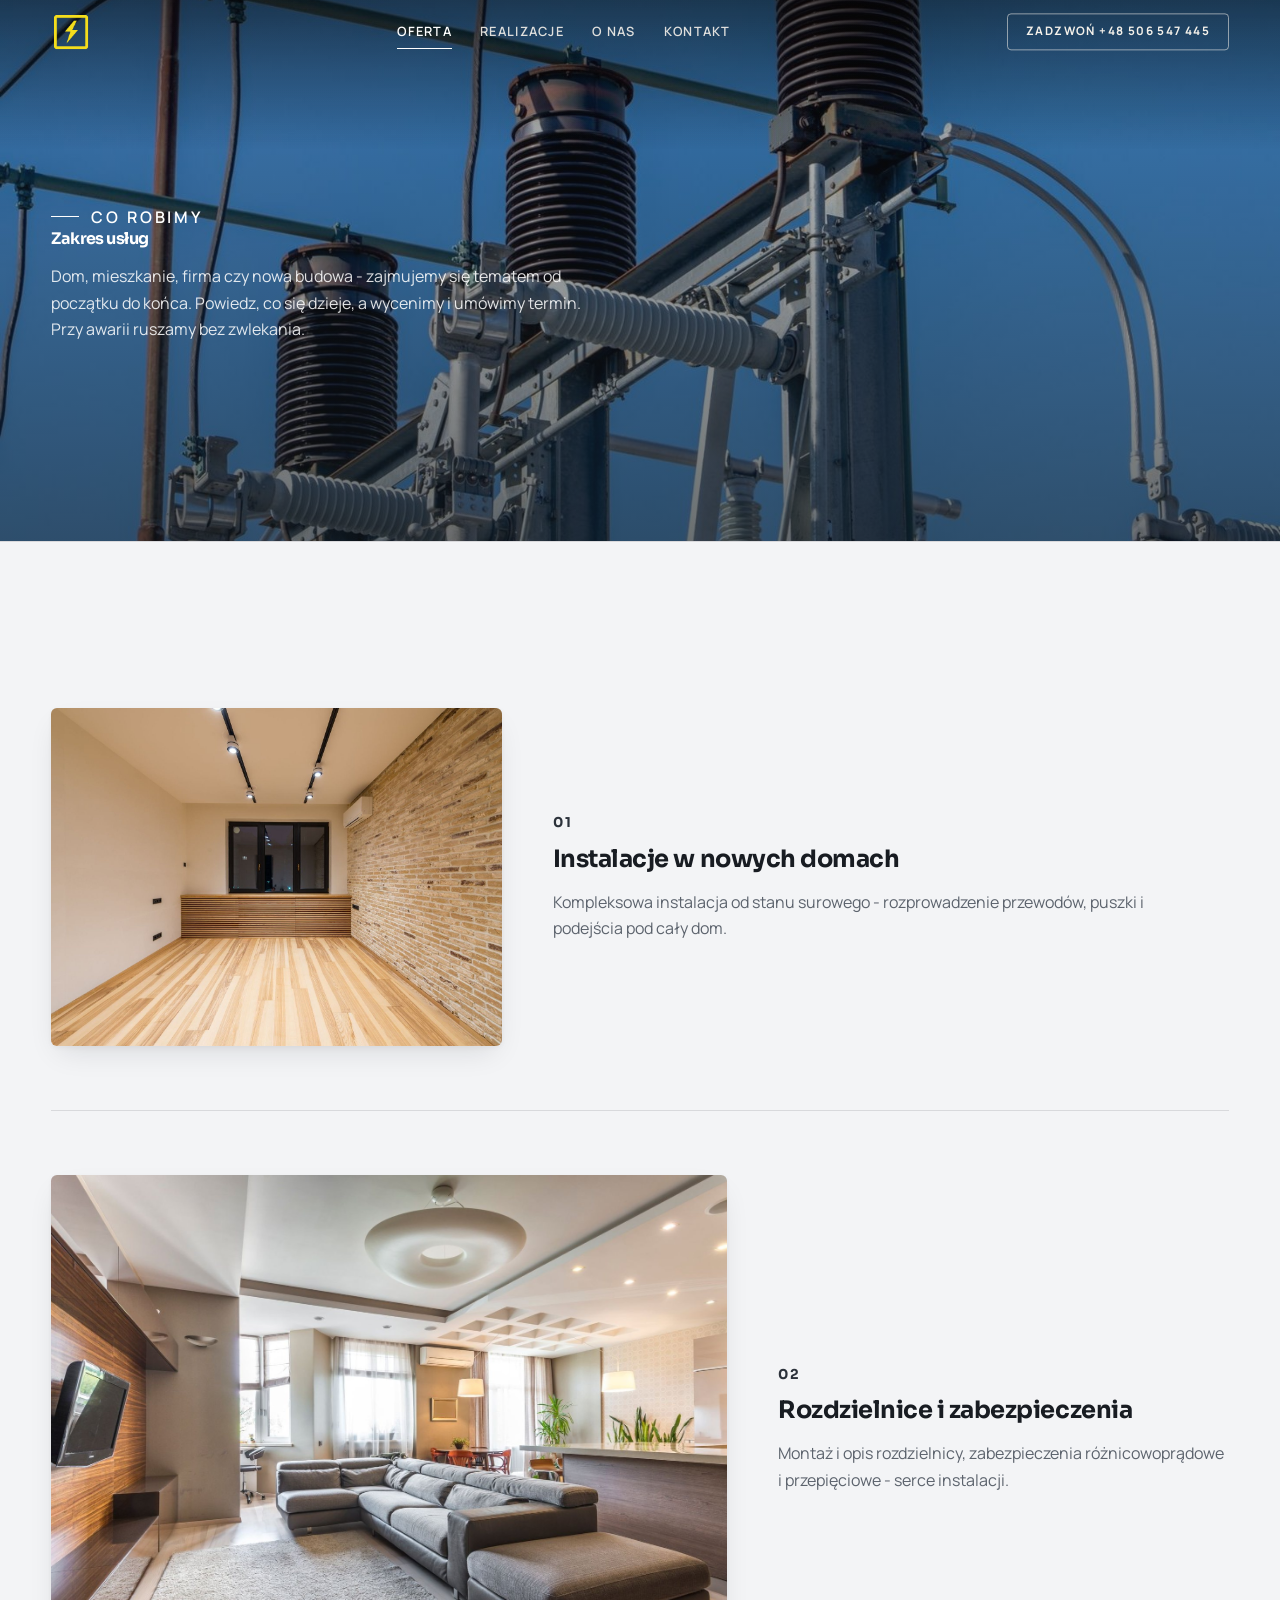
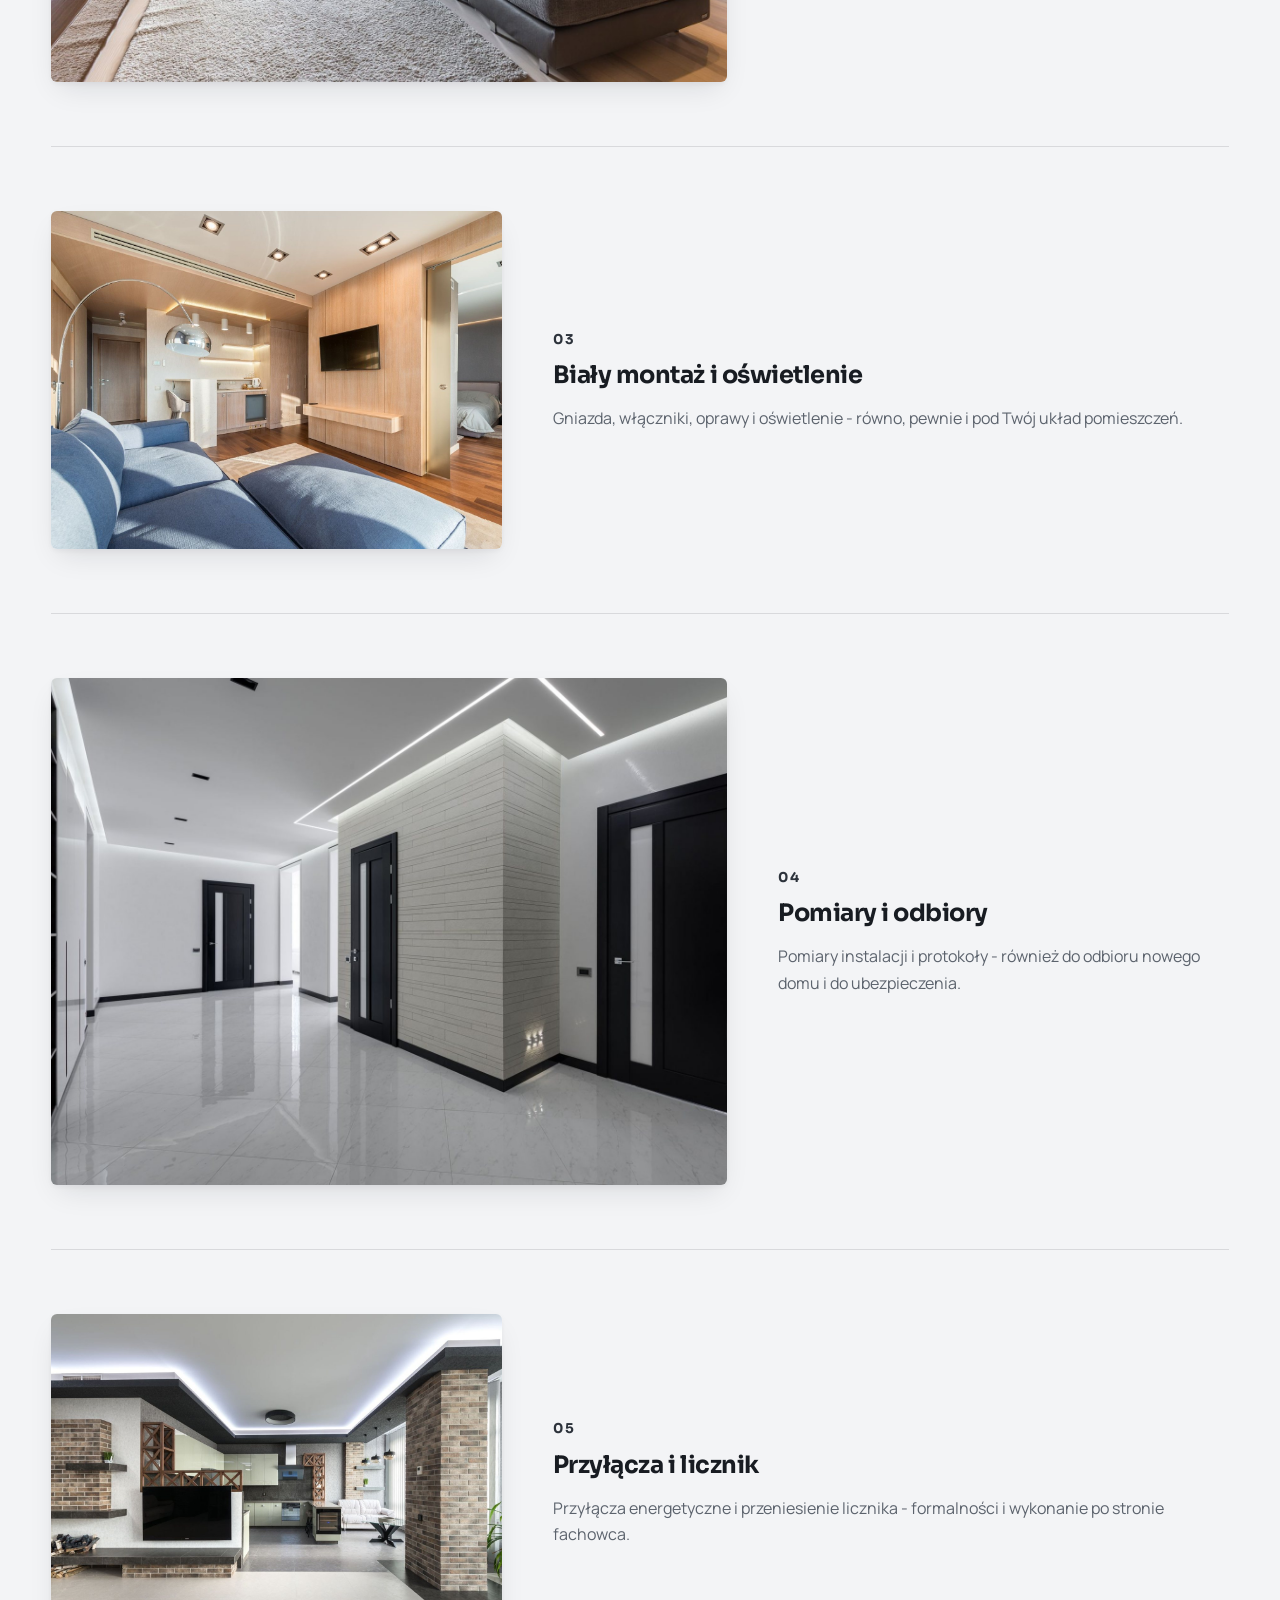
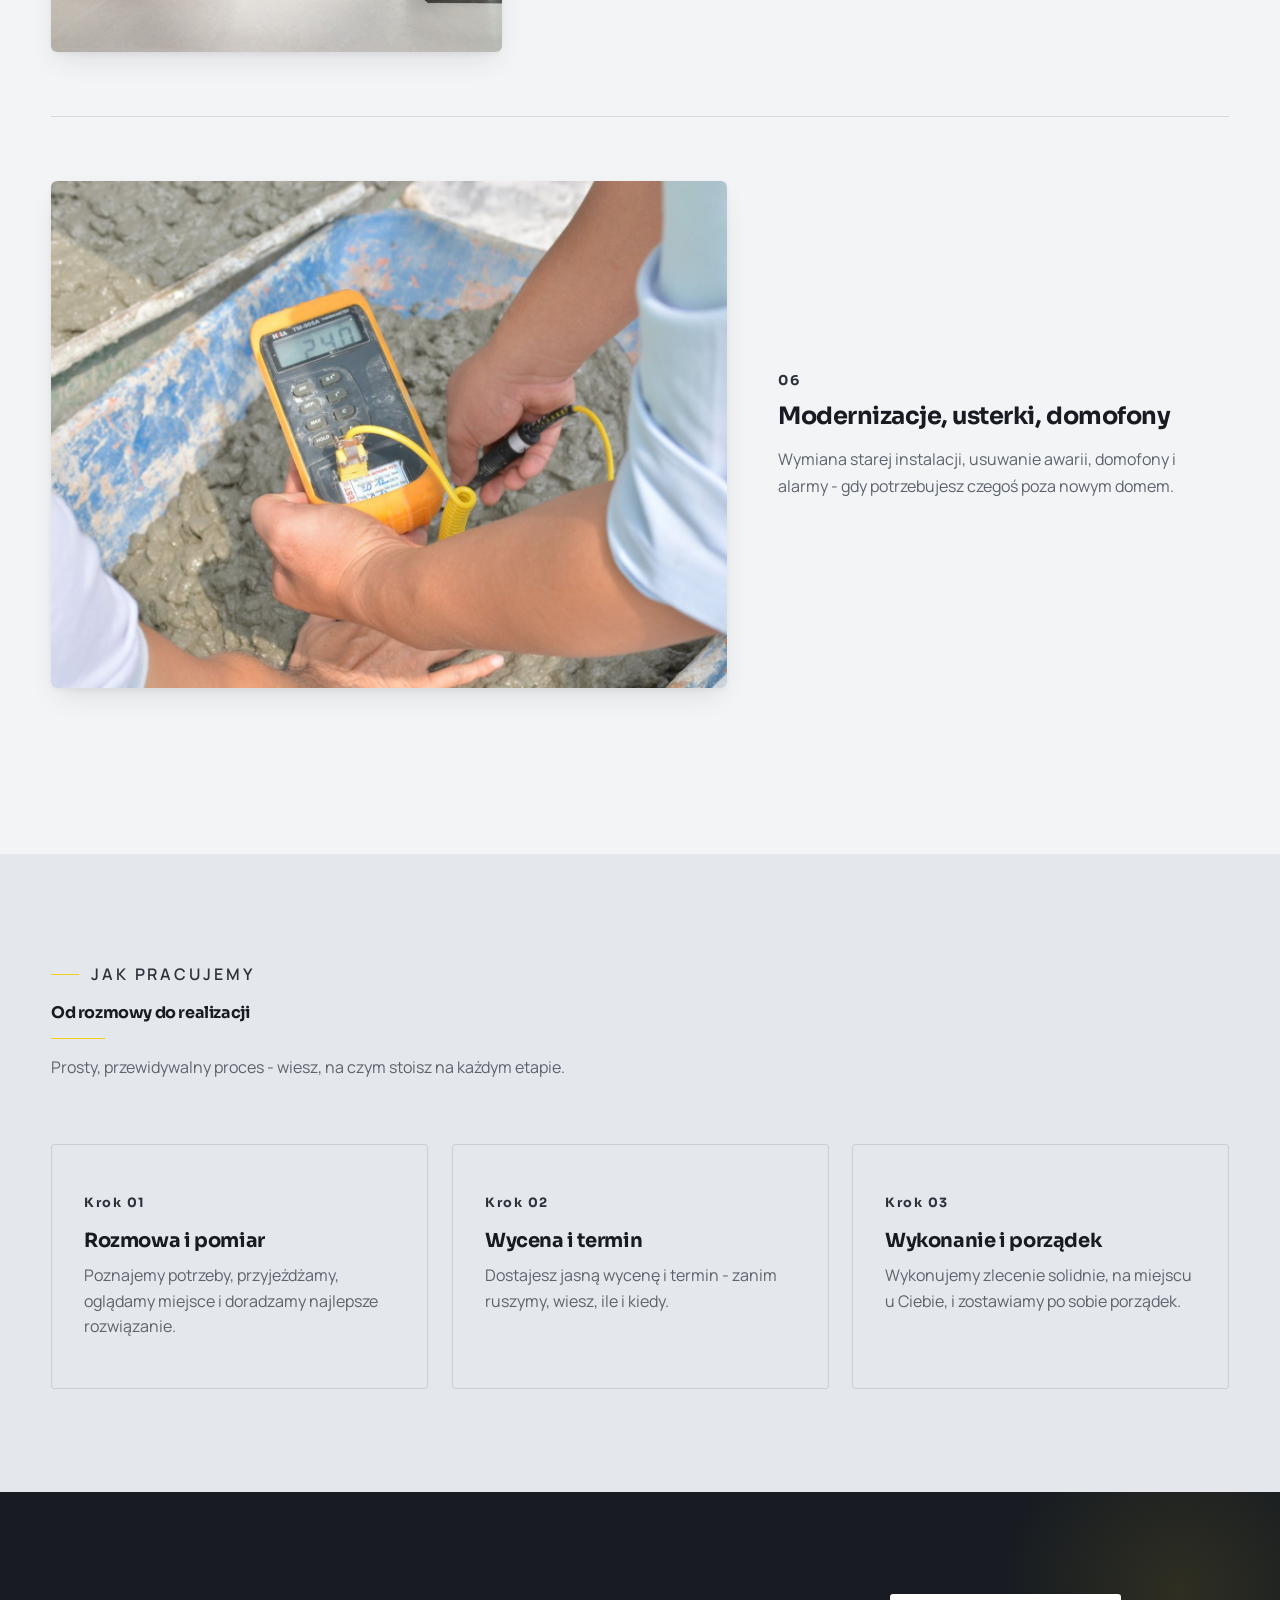
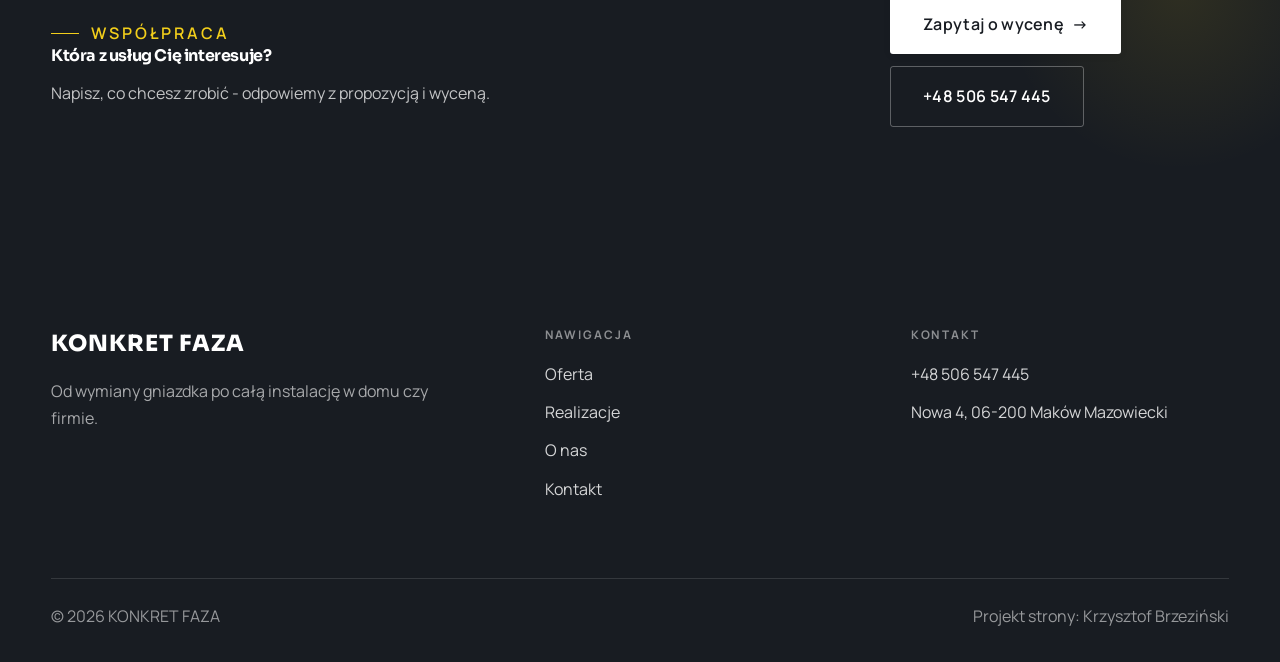
<file: oferta.html>
<!DOCTYPE html>
<html lang="pl">
<head>
<meta charset="UTF-8">
<meta name="viewport" content="width=device-width, initial-scale=1.0">
<title>Oferta - KONKRET FAZA</title>
<meta name="description" content="KONKRET FAZA - usługi elektryczne, Maków Mazowiecki i okolice. Instalacje, przyłącza, rozdzielnice, naprawa usterek i awarii, montaż oświetlenia i osprzętu. Pomiary i uprawnienia, wycena przed pracą, sprawny dojazd. Zadzwoń i umów termin.">
<link rel="preconnect" href="https://fonts.googleapis.com">
<link rel="preconnect" href="https://fonts.gstatic.com" crossorigin>
<link href="https://fonts.googleapis.com/css2?family=Sora:wght@600;700;800&family=Manrope:wght@400;500;600&display=swap" rel="stylesheet">
<link rel="stylesheet" href="assets/styles.css">
</head>
<body>

<header class="nav">
  <div class="wrap nav-inner">
    <a class="brand brand-has-logo" href="index.html"><img class="brand-logo" src="img/logo.png" alt="KONKRET FAZA"></a>
    <nav class="nav-links">
      <a href="oferta.html" class="active">Oferta</a>
      <a href="realizacje.html">Realizacje</a>
      <a href="o-nas.html">O nas</a>
      <a href="kontakt.html">Kontakt</a>
      <a href="tel:+48506547445" class="btn btn-accent">Zadzwoń +48 506 547 445</a>
    </nav>
    <button class="nav-toggle" aria-label="Menu"><span></span><span></span><span></span></button>
  </div>
</header>

<section class="pagehead">
  <img src="img/g12.jpg" alt="KONKRET FAZA - Zakres usług">
  <div class="wrap">
    <span class="eyebrow">Co robimy</span>
    <h1>Zakres usług</h1>
    <p>Dom, mieszkanie, firma czy nowa budowa - zajmujemy się tematem od początku do końca. Powiedz, co się dzieje, a wycenimy i umówimy termin. Przy awarii ruszamy bez zwlekania.</p>
  </div>
</section>
<section>
  <div class="wrap">
    <div class="svc-row reveal">
      <div class="svc-row-art"><img src="img/g6.jpg" alt="Instalacje w nowych domach" loading="lazy"></div>
      <div>
        <span class="num">01</span>
        <h3>Instalacje w nowych domach</h3>
        <p class="muted">Kompleksowa instalacja od stanu surowego - rozprowadzenie przewodów, puszki i podejścia pod cały dom.</p>
      </div>
    </div>
    <div class="svc-row rev reveal">
      <div class="svc-row-art"><img src="img/g7.jpg" alt="Rozdzielnice i zabezpieczenia" loading="lazy"></div>
      <div>
        <span class="num">02</span>
        <h3>Rozdzielnice i zabezpieczenia</h3>
        <p class="muted">Montaż i opis rozdzielnicy, zabezpieczenia różnicowoprądowe i przepięciowe - serce instalacji.</p>
      </div>
    </div>
    <div class="svc-row reveal">
      <div class="svc-row-art"><img src="img/g8.jpg" alt="Biały montaż i oświetlenie" loading="lazy"></div>
      <div>
        <span class="num">03</span>
        <h3>Biały montaż i oświetlenie</h3>
        <p class="muted">Gniazda, włączniki, oprawy i oświetlenie - równo, pewnie i pod Twój układ pomieszczeń.</p>
      </div>
    </div>
    <div class="svc-row rev reveal">
      <div class="svc-row-art"><img src="img/g9.jpg" alt="Pomiary i odbiory" loading="lazy"></div>
      <div>
        <span class="num">04</span>
        <h3>Pomiary i odbiory</h3>
        <p class="muted">Pomiary instalacji i protokoły - również do odbioru nowego domu i do ubezpieczenia.</p>
      </div>
    </div>
    <div class="svc-row reveal">
      <div class="svc-row-art"><img src="img/g10.jpg" alt="Przyłącza i licznik" loading="lazy"></div>
      <div>
        <span class="num">05</span>
        <h3>Przyłącza i licznik</h3>
        <p class="muted">Przyłącza energetyczne i przeniesienie licznika - formalności i wykonanie po stronie fachowca.</p>
      </div>
    </div>
    <div class="svc-row rev reveal">
      <div class="svc-row-art"><img src="img/g11.jpg" alt="Modernizacje, usterki, domofony" loading="lazy"></div>
      <div>
        <span class="num">06</span>
        <h3>Modernizacje, usterki, domofony</h3>
        <p class="muted">Wymiana starej instalacji, usuwanie awarii, domofony i alarmy - gdy potrzebujesz czegoś poza nowym domem.</p>
      </div>
    </div>
  </div>
</section>
<section class="trust">
  <div class="wrap">
    <div class="head reveal">
      <span class="eyebrow">Jak pracujemy</span>
      <h2>Od rozmowy do realizacji</h2>
      <p>Prosty, przewidywalny proces - wiesz, na czym stoisz na każdym etapie.</p>
    </div>
    <div class="svc-grid">
      <div class="svc reveal"><div class="ic">Krok 01</div><h3>Rozmowa i pomiar</h3><p>Poznajemy potrzeby, przyjeżdżamy, oglądamy miejsce i doradzamy najlepsze rozwiązanie.</p></div>
      <div class="svc reveal"><div class="ic">Krok 02</div><h3>Wycena i termin</h3><p>Dostajesz jasną wycenę i termin - zanim ruszymy, wiesz, ile i kiedy.</p></div>
      <div class="svc reveal"><div class="ic">Krok 03</div><h3>Wykonanie i porządek</h3><p>Wykonujemy zlecenie solidnie, na miejscu u Ciebie, i zostawiamy po sobie porządek.</p></div>
    </div>
  </div>
</section>
<section class="cta">
  <div class="wrap">
    <div class="reveal">
      <span class="eyebrow">Współpraca</span>
      <h2>Która z usług Cię interesuje?</h2>
      <p>Napisz, co chcesz zrobić - odpowiemy z propozycją i wyceną.</p>
    </div>
    <div class="cta-actions reveal">
      <a href="kontakt.html" class="btn btn-light">Zapytaj o wycenę <span class="arr">→</span></a>
      <a href="tel:+48506547445" class="btn btn-ghost" style="color:#fff;border-color:rgba(255,255,255,.3)">+48 506 547 445</a>
    </div>
  </div>
</section>

<footer>
  <div class="wrap">
    <div class="foot-grid">
      <div class="foot-brand">
        <div class="name">KONKRET FAZA</div>
        <p>Od wymiany gniazdka po całą instalację w domu czy firmie.</p>
      </div>
      <div class="foot-col">
        <h4>Nawigacja</h4>
        <a href="oferta.html">Oferta</a>
        <a href="realizacje.html">Realizacje</a>
        <a href="o-nas.html">O nas</a>
        <a href="kontakt.html">Kontakt</a>
      </div>
      <div class="foot-col">
        <h4>Kontakt</h4>
        <a href="tel:+48506547445">+48 506 547 445</a>
        <p>Nowa 4, 06-200 Maków Mazowiecki</p>
      </div>
    </div>
    <div class="foot-bot">
      <span>© 2026 KONKRET FAZA</span>
      <span>Projekt strony: Krzysztof Brzeziński</span>
    </div>
  </div>
</footer>
<div class="sticky-call"><a class="sc-call" href="tel:+48506547445"><svg class="ico-tel" width="16" height="16" viewBox="0 0 24 24" fill="none" aria-hidden="true"><path d="M6.6 10.8a15.5 15.5 0 0 0 6.6 6.6l2.2-2.2a1 1 0 0 1 1-.24 11.4 11.4 0 0 0 3.6.58 1 1 0 0 1 1 1V20a1 1 0 0 1-1 1A17 17 0 0 1 3 4a1 1 0 0 1 1-1h3.5a1 1 0 0 1 1 1c0 1.25.2 2.46.58 3.6a1 1 0 0 1-.25 1l-2.23 2.2Z" fill="currentColor"/></svg> Zadzwoń</a><a class="sc-quote" href="kontakt.html">Bezpłatna wycena</a></div>

<script src="assets/main.js"></script>
</body>
</html>
</file>
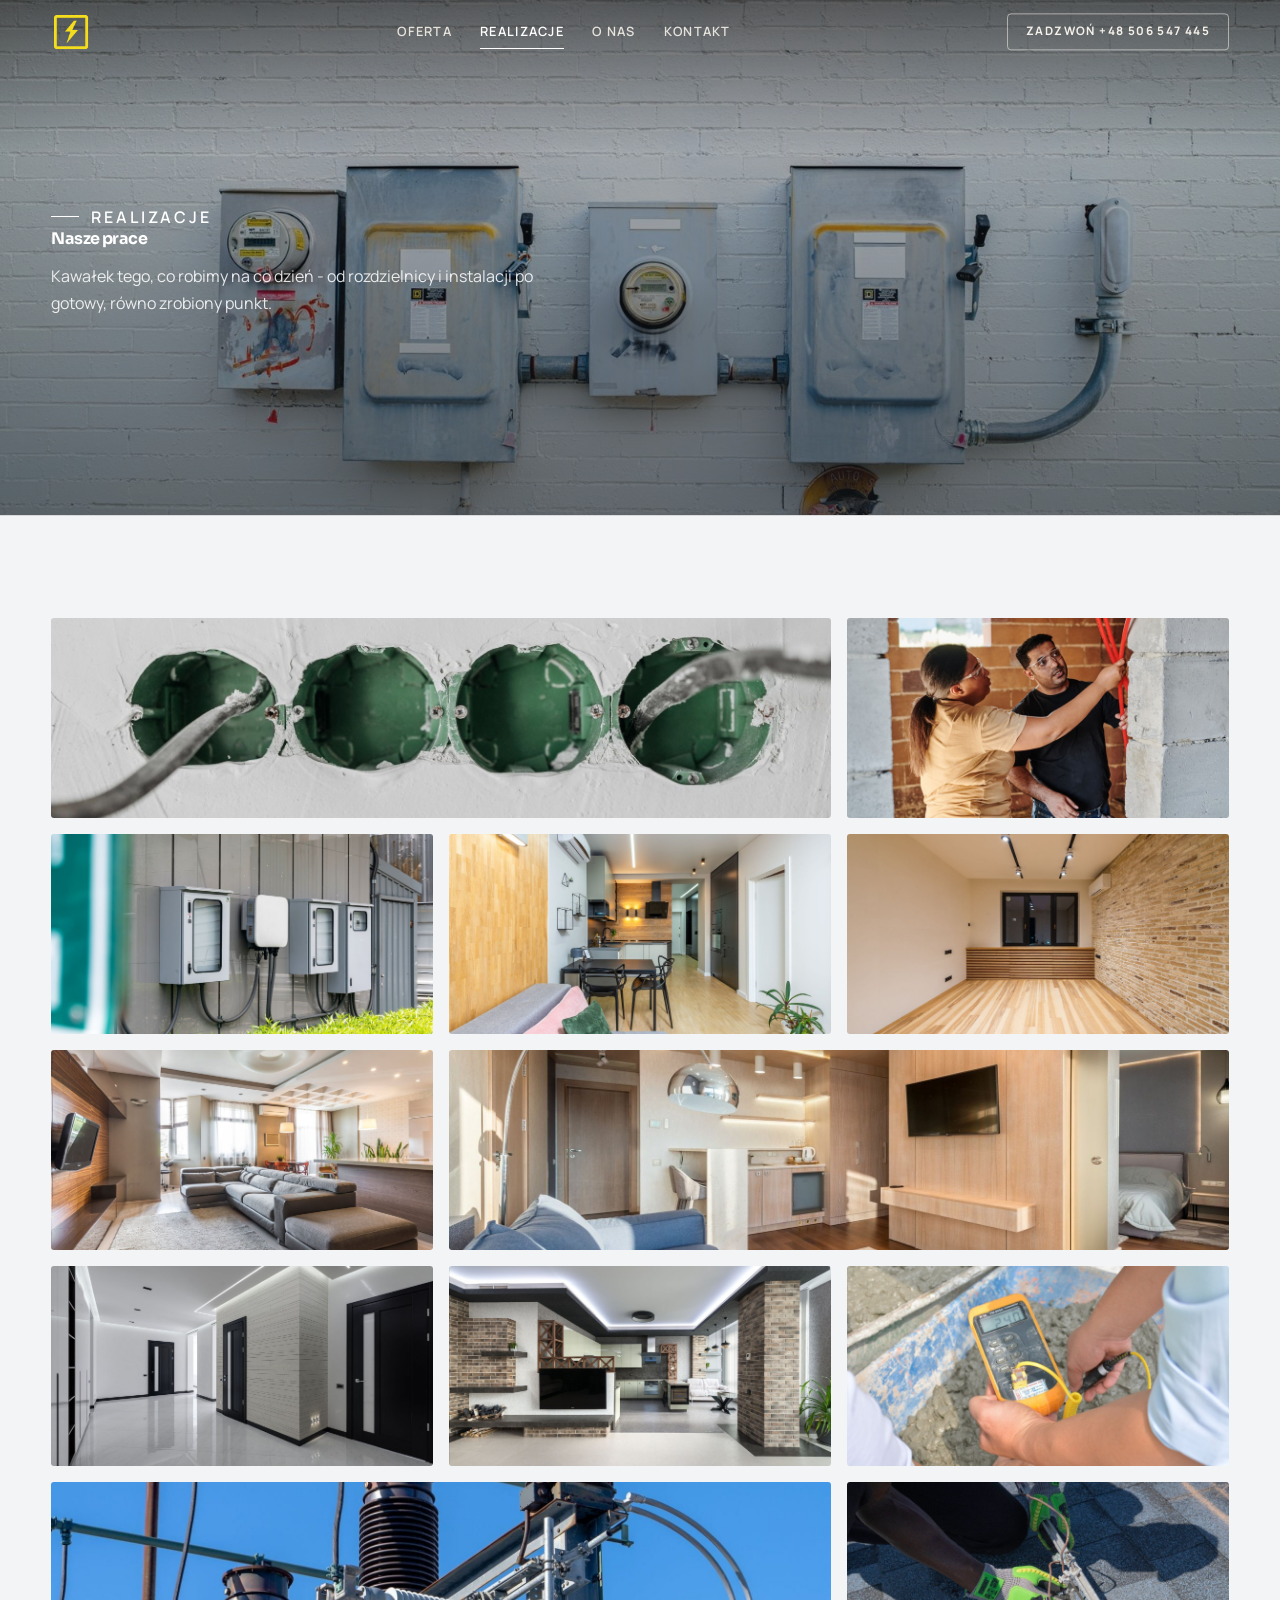
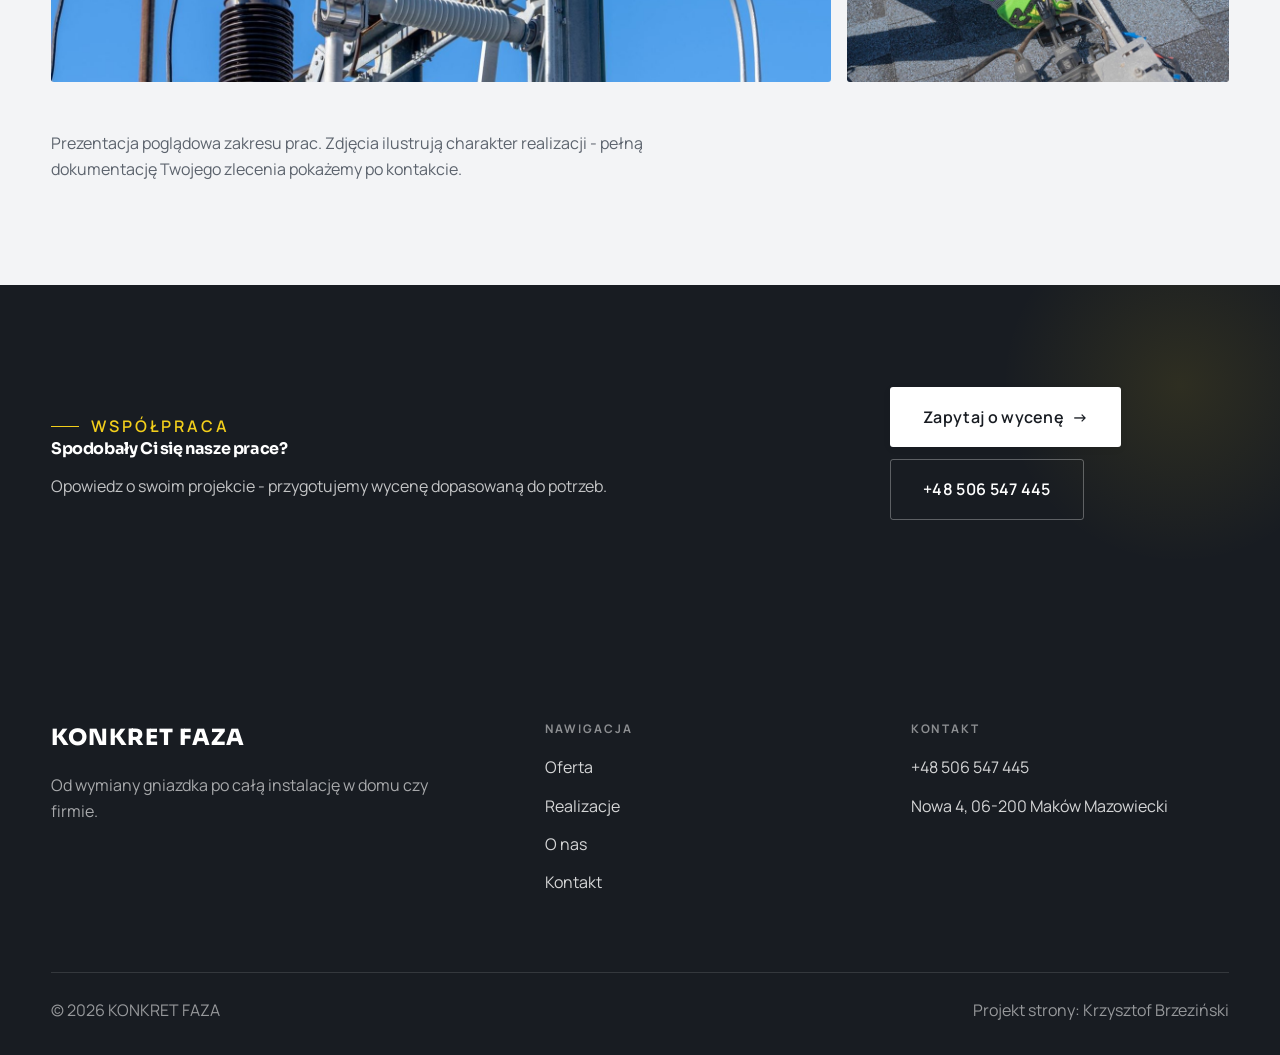
<file: realizacje.html>
<!DOCTYPE html>
<html lang="pl">
<head>
<meta charset="UTF-8">
<meta name="viewport" content="width=device-width, initial-scale=1.0">
<title>Realizacje - KONKRET FAZA</title>
<meta name="description" content="Realizacje KONKRET FAZA: Instalacja i podłączenie, Rozdzielnica, Osprzęt i gniazda, Przyłącze i prace zewnętrzne, Zasilanie budynku">
<link rel="preconnect" href="https://fonts.googleapis.com">
<link rel="preconnect" href="https://fonts.gstatic.com" crossorigin>
<link href="https://fonts.googleapis.com/css2?family=Sora:wght@600;700;800&family=Manrope:wght@400;500;600&display=swap" rel="stylesheet">
<link rel="stylesheet" href="assets/styles.css">
</head>
<body>

<header class="nav">
  <div class="wrap nav-inner">
    <a class="brand brand-has-logo" href="index.html"><img class="brand-logo" src="img/logo.png" alt="KONKRET FAZA"></a>
    <nav class="nav-links">
      <a href="oferta.html">Oferta</a>
      <a href="realizacje.html" class="active">Realizacje</a>
      <a href="o-nas.html">O nas</a>
      <a href="kontakt.html">Kontakt</a>
      <a href="tel:+48506547445" class="btn btn-accent">Zadzwoń +48 506 547 445</a>
    </nav>
    <button class="nav-toggle" aria-label="Menu"><span></span><span></span><span></span></button>
  </div>
</header>

<section class="pagehead">
  <img src="img/g5.jpg" alt="KONKRET FAZA - Nasze prace">
  <div class="wrap">
    <span class="eyebrow">Realizacje</span>
    <h1>Nasze prace</h1>
    <p>Kawałek tego, co robimy na co dzień - od rozdzielnicy i instalacji po gotowy, równo zrobiony punkt.</p>
  </div>
</section>
<section>
  <div class="wrap">
    <div class="gallery">
      <div class="tile t-two3 reveal"><img src="img/g1.jpg" alt="Instalacja w nowym domu" loading="lazy"><div class="cap">Instalacja w nowym domu<small>Pełna instalacja od stanu surowego - rozprowadzenie przewodów, puszki i podejścia pod cały dom.</small></div></div>
      <div class="tile t-third reveal"><img src="img/g2.jpg" alt="Rozdzielnica i zabezpieczenia" loading="lazy"><div class="cap">Rozdzielnica i zabezpieczenia<small>Montaż i opis rozdzielnicy, zabezpieczenia różnicowoprądowe i przepięciowe.</small></div></div>
      <div class="tile t-third reveal"><img src="img/g3.jpg" alt="Pomiary i odbiory" loading="lazy"><div class="cap">Pomiary i odbiory<small>Pomiary instalacji i protokoły - również do odbioru nowego domu i do ubezpieczenia.</small></div></div>
      <div class="tile t-third reveal"><img src="img/g4.jpg" alt="Biały montaż i osprzęt" loading="lazy"><div class="cap">Biały montaż i osprzęt<small>Gniazda, włączniki i oświetlenie - równo, pewnie i estetycznie.</small></div></div>
      <div class="tile t-third reveal"><img src="img/g6.jpg" alt="Przyłącza i licznik" loading="lazy"><div class="cap">Przyłącza i licznik<small>Przyłącza energetyczne i przeniesienie licznika - od formalności po wykonanie.</small></div></div>
      <div class="tile t-third reveal"><img src="img/g7.jpg" alt="Modernizacja i naprawa" loading="lazy"><div class="cap">Modernizacja i naprawa<small>Wymiana starej instalacji oraz usuwanie usterek i awarii na miejscu.</small></div></div>
      <div class="tile t-two3 reveal"><img src="img/g8.jpg" alt="KONKRET FAZA" loading="lazy"></div>
      <div class="tile t-third reveal"><img src="img/g9.jpg" alt="KONKRET FAZA" loading="lazy"></div>
      <div class="tile t-third reveal"><img src="img/g10.jpg" alt="KONKRET FAZA" loading="lazy"></div>
      <div class="tile t-third reveal"><img src="img/g11.jpg" alt="KONKRET FAZA" loading="lazy"></div>
      <div class="tile t-two3 reveal"><img src="img/g12.jpg" alt="KONKRET FAZA" loading="lazy"></div>
      <div class="tile t-third reveal"><img src="img/g13.jpg" alt="KONKRET FAZA" loading="lazy"></div>
    </div>
    <p class="muted reveal" style="margin-top:var(--space-7);font-size:var(--text-sm);max-width:62ch">Prezentacja poglądowa zakresu prac. Zdjęcia ilustrują charakter realizacji - pełną dokumentację Twojego zlecenia pokażemy po kontakcie.</p>
  </div>
</section>
<section class="cta">
  <div class="wrap">
    <div class="reveal">
      <span class="eyebrow">Współpraca</span>
      <h2>Spodobały Ci się nasze prace?</h2>
      <p>Opowiedz o swoim projekcie - przygotujemy wycenę dopasowaną do potrzeb.</p>
    </div>
    <div class="cta-actions reveal">
      <a href="kontakt.html" class="btn btn-light">Zapytaj o wycenę <span class="arr">→</span></a>
      <a href="tel:+48506547445" class="btn btn-ghost" style="color:#fff;border-color:rgba(255,255,255,.3)">+48 506 547 445</a>
    </div>
  </div>
</section>

<footer>
  <div class="wrap">
    <div class="foot-grid">
      <div class="foot-brand">
        <div class="name">KONKRET FAZA</div>
        <p>Od wymiany gniazdka po całą instalację w domu czy firmie.</p>
      </div>
      <div class="foot-col">
        <h4>Nawigacja</h4>
        <a href="oferta.html">Oferta</a>
        <a href="realizacje.html">Realizacje</a>
        <a href="o-nas.html">O nas</a>
        <a href="kontakt.html">Kontakt</a>
      </div>
      <div class="foot-col">
        <h4>Kontakt</h4>
        <a href="tel:+48506547445">+48 506 547 445</a>
        <p>Nowa 4, 06-200 Maków Mazowiecki</p>
      </div>
    </div>
    <div class="foot-bot">
      <span>© 2026 KONKRET FAZA</span>
      <span>Projekt strony: Krzysztof Brzeziński</span>
    </div>
  </div>
</footer>
<div class="sticky-call"><a class="sc-call" href="tel:+48506547445"><svg class="ico-tel" width="16" height="16" viewBox="0 0 24 24" fill="none" aria-hidden="true"><path d="M6.6 10.8a15.5 15.5 0 0 0 6.6 6.6l2.2-2.2a1 1 0 0 1 1-.24 11.4 11.4 0 0 0 3.6.58 1 1 0 0 1 1 1V20a1 1 0 0 1-1 1A17 17 0 0 1 3 4a1 1 0 0 1 1-1h3.5a1 1 0 0 1 1 1c0 1.25.2 2.46.58 3.6a1 1 0 0 1-.25 1l-2.23 2.2Z" fill="currentColor"/></svg> Zadzwoń</a><a class="sc-quote" href="kontakt.html">Bezpłatna wycena</a></div>

<script src="assets/main.js"></script>
</body>
</html>
</file>
<file: assets/styles.css>
/* ============================================================
   STOLBASZ — premium, architektoniczny B2B fit-out
   Jasna paleta, zero brązu. System wg premium-web-craft.
   Projekt strony: Krzysztof Brzeziński
   ============================================================ */

:root{
  /* PALETA — jasna, architektoniczna, chłodna */
  --paper:#F3F4F6;          /* główne tło */
  --paper-2:#E4E7EB;        /* sekcje alternatywne (chłodny jasny szary) */
  --paper-3:#E4E7EB;        /* delikatne wypełnienia */
  --ink:#181C22;            /* tekst główny — chłodny grafit */
  --ink-soft:#2C323B;       /* nagłówki drugorzędne */
  --muted:#69707A;          /* tekst poboczny */
  --line:rgba(24,28,34,.12);/* hairline */
  --accent:#F2CE1B;         /* stonowany petrol-slate — jedyny akcent */
  --accent-d:#C9A400;
  --accent-soft:rgba(242,206,27,.10);
  --dark:#181C22;           /* sekcje ciemne (stopka/CTA) */

  /* ODSTĘPY — skala 4/8 */
  --space-1:4px; --space-2:8px; --space-3:12px; --space-4:16px; --space-5:24px;
  --space-6:32px; --space-7:48px; --space-8:64px; --space-9:96px; --space-10:128px;

  /* TYPOGRAFIA — fluid clamp() */
  --text-sm:clamp(.82rem,.8rem+.1vw,.9rem);
  --text-base:clamp(1rem,.97rem+.15vw,1.1rem);
  --text-lg:clamp(1.12rem,1.05rem+.3vw,1.3rem);
  --text-h3:clamp(1.2rem,1.1rem+.5vw,1.5rem);
  --text-h2:clamp(1.9rem,1.5rem+1.9vw,2.8rem);
  --text-h1:clamp(2.6rem,1.9rem+3.6vw,4.6rem);

  /* PROMIENIE — architektoniczne, raczej ostre */
  --r-sm:3px; --r-md:6px; --r-lg:10px;

  /* RUCH */
  --ease:cubic-bezier(.25,.46,.45,.94); --dur:.24s;

  /* CIENIE — miękkie, warstwowe */
  --sh-sm:0 1px 2px rgba(16,24,32,.04), 0 2px 8px rgba(16,24,32,.05);
  --sh-md:0 2px 6px rgba(16,24,32,.05), 0 12px 28px -8px rgba(16,24,32,.12);
  --sh-lg:0 6px 14px rgba(16,24,32,.07), 0 26px 56px -18px rgba(16,24,32,.22);

  --hairline:1px solid var(--line);

  --font-display:'Sora','Manrope',sans-serif;
  --font-body:'Manrope',sans-serif;
}

*{box-sizing:border-box;margin:0;padding:0}
html{scroll-behavior:smooth}
body{
  font-family:var(--font-body);
  font-size:var(--text-base);
  line-height:1.65;
  color:var(--ink);
  background:var(--paper);
  -webkit-font-smoothing:antialiased;
  text-rendering:optimizeLegibility;
}
img{max-width:100%;display:block}
a{color:inherit;text-decoration:none}

.wrap{width:min(92%,1180px);margin-inline:auto}
section{padding-block:clamp(52px,6.5vw,96px)}

h1,h2,h3{font-family:var(--font-display);font-weight:700;line-height:1.08;letter-spacing:-.02em;color:var(--ink)}
h1{font-size:var(--text-h1);letter-spacing:-.035em}
h2{font-size:var(--text-h2);letter-spacing:-.025em}
h3{font-size:var(--text-h3)}
p{max-width:65ch}

.eyebrow{
  font-family:var(--font-body);
  font-size:var(--text-sm);
  font-weight:600;
  letter-spacing:.18em;
  text-transform:uppercase;
  color:var(--accent);
  display:inline-flex;align-items:center;gap:var(--space-3);
}
.eyebrow::before{content:"";width:28px;height:1px;background:var(--accent);display:inline-block}

.muted{color:var(--muted)}
.lead{font-size:var(--text-lg);line-height:1.55;color:var(--ink-soft);max-width:50ch}

/* ---------- BUTTONS ---------- */
.btn{
  display:inline-flex;align-items:center;gap:var(--space-2);
  font-weight:600;font-size:var(--text-sm);letter-spacing:.02em;
  padding:var(--space-4) var(--space-6);
  border-radius:var(--r-sm);
  transition:transform var(--dur) var(--ease),box-shadow var(--dur) var(--ease),background var(--dur) var(--ease);
  cursor:pointer;border:1px solid transparent;
}
.btn-accent{background:var(--accent);color:#fff;box-shadow:var(--sh-sm)}
.btn-accent:hover{background:var(--accent-d);transform:translateY(-2px);box-shadow:var(--sh-md)}
.btn-accent:active{transform:translateY(0);box-shadow:var(--sh-sm)}
.btn-ghost{background:transparent;color:var(--ink);border-color:var(--line)}
.btn-ghost:hover{border-color:var(--accent);color:var(--accent);transform:translateY(-2px)}
.btn-light{background:#fff;color:var(--ink);box-shadow:var(--sh-sm)}
.btn-light:hover{transform:translateY(-2px);box-shadow:var(--sh-md)}
.btn .arr{transition:transform var(--dur) var(--ease)}
.btn:hover .arr{transform:translateX(4px)}

/* ---------- NAV ---------- */
.nav{
  position:sticky;top:0;z-index:50;
  background:color-mix(in srgb,var(--paper) 88%,transparent);
  backdrop-filter:saturate(140%) blur(10px);
  border-bottom:var(--hairline);
}
.nav-inner{display:flex;align-items:center;justify-content:space-between;height:72px}
.brand{display:flex;flex-direction:column;line-height:1}
.brand .name{font-family:var(--font-display);font-weight:800;font-size:1.35rem;letter-spacing:.04em}
.brand .sub{font-size:.62rem;letter-spacing:.34em;text-transform:uppercase;color:var(--muted);margin-top:5px}
.nav-links{display:flex;align-items:center;gap:var(--space-6)}
.nav-links a{font-size:var(--text-sm);font-weight:500;color:var(--ink-soft);position:relative;padding-block:4px;transition:color var(--dur) var(--ease)}
.nav-links a::after{content:"";position:absolute;left:0;bottom:0;width:0;height:1.5px;background:var(--accent);transition:width var(--dur) var(--ease)}
.nav-links a:hover,.nav-links a.active{color:var(--ink)}
.nav-links a:hover::after,.nav-links a.active::after{width:100%}
.nav-links .btn{padding:var(--space-2) var(--space-5)}
/* przyciski w nav: właściwy kolor (przebij .nav-links a) + bez podkreślenia */
.nav-links a.btn-accent{color:#fff}
.nav-links a.btn-ghost,.nav-links a.btn-light{color:var(--ink)}
.nav-links a.btn::after{display:none}
.nav-toggle{display:none;background:none;border:none;cursor:pointer;flex-direction:column;gap:5px;padding:8px}
.nav-toggle span{width:24px;height:2px;background:var(--ink);transition:var(--dur)}

/* ---------- HERO (split) ---------- */
.hero{position:relative;overflow:hidden;border-bottom:var(--hairline)}
.hero-grid{display:grid;grid-template-columns:1.05fr .95fr;gap:clamp(24px,4vw,60px);align-items:center;
  padding-block:clamp(36px,4.5vw,64px)}
.hero-copy .eyebrow{margin-bottom:var(--space-5)}
.hero-copy h1{margin-bottom:var(--space-5)}
.hero-copy .lead{margin-bottom:var(--space-7)}
.hero-actions{display:flex;flex-wrap:wrap;gap:var(--space-4)}
.hero-art{position:relative;aspect-ratio:4/3;border-radius:var(--r-lg);overflow:hidden;box-shadow:var(--sh-lg)}
.hero-art img{width:100%;height:100%;object-fit:cover}
.hero-art::after{content:"";position:absolute;inset:0;background:linear-gradient(180deg,transparent 55%,rgba(18,24,28,.28))}
.hero-badge{position:absolute;left:var(--space-5);bottom:var(--space-5);z-index:2;
  background:rgba(252,252,251,.94);backdrop-filter:blur(4px);
  border-radius:var(--r-md);padding:var(--space-4) var(--space-5);box-shadow:var(--sh-md);max-width:78%}
.hero-badge strong{display:block;font-family:var(--font-display);font-size:1rem;letter-spacing:-.01em}
.hero-badge span{font-size:var(--text-sm);color:var(--muted)}

/* ---------- HERO duży / kinowy (strona główna) ---------- */
.hero-cine{position:relative;min-height:clamp(560px,82vh,840px);min-height:clamp(560px,82svh,840px);display:flex;align-items:center;overflow:hidden;border-bottom:var(--hairline)}
.hero-cine>img{position:absolute;inset:0;width:100%;height:100%;object-fit:cover;z-index:0}
.hero-cine::after{content:"";position:absolute;inset:0;z-index:1;
  background:linear-gradient(95deg,rgba(13,18,23,.86) 0%,rgba(13,18,23,.64) 32%,rgba(13,18,23,.24) 62%,rgba(13,18,23,.04) 100%)}
.hero-cine .wrap{position:relative;z-index:2;padding-block:var(--space-8)}
.hero-cine .hero-copy{max-width:660px}
.hero-cine .eyebrow{color:#fff;margin-bottom:var(--space-5)}
.hero-cine .eyebrow::before{background:#fff}
.hero-cine h1{color:#fff;margin-bottom:var(--space-5);font-size:clamp(2.9rem,2rem+4.4vw,5.2rem)}
.hero-cine .lead{color:rgba(255,255,255,.92);max-width:48ch;margin-bottom:var(--space-7)}
.hero-cine .hero-actions{display:flex;flex-wrap:wrap;gap:var(--space-4)}
@media(max-width:680px){
  .hero-cine{min-height:clamp(520px,76vh,640px);min-height:clamp(520px,76svh,640px);align-items:flex-end}
  .hero-cine::after{background:linear-gradient(0deg,rgba(13,18,23,.9) 6%,rgba(13,18,23,.45) 55%,rgba(13,18,23,.25) 100%)}
  .hero-cine .wrap{padding-bottom:var(--space-9)}
}

/* full-bleed hero variant (podstrony) */
.pagehead{position:relative;min-height:46vh;min-height:46svh;display:flex;align-items:flex-end;overflow:hidden;border-bottom:var(--hairline)}
.pagehead img{position:absolute;inset:0;width:100%;height:100%;object-fit:cover}
.pagehead::after{content:"";position:absolute;inset:0;background:linear-gradient(180deg,rgba(18,24,28,.25),rgba(18,24,28,.62))}
.pagehead .wrap{position:relative;z-index:2;padding-block:var(--space-9);color:#fff}
.pagehead h1{color:#fff;max-width:18ch}
.pagehead .eyebrow{color:#fff}
.pagehead .eyebrow::before{background:#fff}
.pagehead p{color:rgba(255,255,255,.86);margin-top:var(--space-4);max-width:54ch}

/* ---------- STRIP (pasek skrótów / liczby) ---------- */
.strip{background:var(--dark);color:#fff}
.strip .wrap{display:grid;grid-template-columns:repeat(4,1fr);gap:var(--space-6);padding-block:var(--space-8)}
.strip .item .k{font-family:var(--font-display);font-size:clamp(1.6rem,1.2rem+1.4vw,2.4rem);font-weight:800;letter-spacing:-.02em;color:#fff}
.strip .item .v{font-size:var(--text-sm);color:rgba(255,255,255,.66);margin-top:var(--space-2);line-height:1.45}
.strip .item{border-left:2px solid var(--accent);padding-left:var(--space-5)}

/* ---------- SECTION HEAD ---------- */
.head{max-width:48rem;margin-bottom:var(--space-8)}
.head.center{margin-inline:auto;text-align:center}
.head .eyebrow{margin-bottom:var(--space-4)}
.head h2{margin-bottom:var(--space-4)}
.head p{color:var(--muted);font-size:var(--text-lg);line-height:1.55}
.head.center p{margin-inline:auto}

/* ---------- INTRO SPLIT ---------- */
.split{display:grid;grid-template-columns:.92fr 1.08fr;gap:clamp(28px,5vw,80px);align-items:center}
.split.rev{grid-template-columns:1.08fr .92fr}
.split.rev .split-art{order:-1}
.split-art{position:relative;aspect-ratio:5/4;border-radius:var(--r-lg);overflow:hidden;box-shadow:var(--sh-lg)}
.split-art img{width:100%;height:100%;object-fit:cover}
.split-copy h2{margin-bottom:var(--space-5)}
.split-copy p+p{margin-top:var(--space-4)}
.split-copy .btn{margin-top:var(--space-6)}

/* ---------- SERVICES (zakres) ---------- */
.svc-grid{display:grid;grid-template-columns:repeat(auto-fit,minmax(280px,1fr));gap:var(--space-5)}
.svc{background:#fff;border:var(--hairline);border-radius:var(--r-md);padding:var(--space-7) var(--space-6);
  transition:transform var(--dur) var(--ease),box-shadow var(--dur) var(--ease),border-color var(--dur) var(--ease);
  position:relative;overflow:hidden}
.svc::before{content:"";position:absolute;left:0;top:0;width:3px;height:0;background:var(--accent);transition:height var(--dur) var(--ease)}
.svc:hover{transform:translateY(-4px);box-shadow:var(--sh-md);border-color:transparent}
.svc:hover::before{height:100%}
.svc .ic{font-family:var(--font-display);font-size:.8rem;font-weight:700;letter-spacing:.12em;color:var(--accent);margin-bottom:var(--space-4)}
.svc h3{margin-bottom:var(--space-3);font-size:1.22rem}
.svc p{color:var(--muted);font-size:var(--text-base);line-height:1.6}

/* big detailed service rows */
.svc-row{display:grid;grid-template-columns:.8fr 1.2fr;gap:clamp(20px,4vw,60px);align-items:center;padding-block:var(--space-8)}
.svc-row+.svc-row{border-top:var(--hairline)}
.svc-row.rev{grid-template-columns:1.2fr .8fr}
.svc-row.rev .svc-row-art{order:-1}
.svc-row-art{aspect-ratio:4/3;border-radius:var(--r-md);overflow:hidden;box-shadow:var(--sh-md)}
.svc-row-art img{width:100%;height:100%;object-fit:cover}
.svc-row h3{font-size:1.5rem;margin-bottom:var(--space-4)}
.svc-row .num{font-family:var(--font-display);font-size:.85rem;font-weight:700;letter-spacing:.14em;color:var(--accent);display:block;margin-bottom:var(--space-3)}
.svc-row ul{list-style:none;margin-top:var(--space-4);display:flex;flex-direction:column;gap:var(--space-2)}
.svc-row li{position:relative;padding-left:var(--space-5);color:var(--muted);font-size:var(--text-base)}
.svc-row li::before{content:"";position:absolute;left:0;top:.62em;width:8px;height:1px;background:var(--accent)}

/* ---------- GALLERY (realizacje) ---------- */
.gallery{display:grid;grid-template-columns:repeat(12,1fr);gap:var(--space-4);grid-auto-rows:200px}
/* GALERIA MASONRY — pionowe zdjęcia (portrety beauty/wellness) bez przycinania: kolumny, height auto */
.gallery-masonry{column-count:3;column-gap:var(--space-4)}
@media(max-width:900px){.gallery-masonry{column-count:2}}
@media(max-width:560px){.gallery-masonry{column-count:1}}
.gallery-masonry .m-tile{break-inside:avoid;margin:0 0 var(--space-4);padding:0;position:relative;overflow:hidden;border-radius:var(--r-md);border:1px solid var(--line)}
.gallery-masonry .m-tile img{width:100%;height:auto;display:block}
.gallery-masonry .m-tile .cap{position:absolute;left:0;right:0;bottom:0;padding:var(--space-4);color:#fff;background:linear-gradient(0deg,rgba(0,0,0,.55),transparent);font-size:var(--text-sm)}
.tile{position:relative;overflow:hidden;border-radius:var(--r-md);box-shadow:var(--sh-sm);
  transition:transform var(--dur) var(--ease),box-shadow var(--dur) var(--ease)}
.tile img{width:100%;height:100%;object-fit:cover;transition:transform .6s var(--ease)}
.tile:hover{box-shadow:var(--sh-md)}
.tile:hover img{transform:scale(1.05)}
.tile .cap{position:absolute;left:0;right:0;bottom:0;padding:var(--space-5) var(--space-4) var(--space-4);
  background:linear-gradient(transparent,rgba(18,24,28,.78));color:#fff;
  font-size:var(--text-sm);font-weight:600;letter-spacing:.01em;
  opacity:0;transform:translateY(8px);transition:var(--dur) var(--ease)}
.tile:hover .cap{opacity:1;transform:translateY(0)}
.tile .cap small{display:block;font-weight:400;opacity:.78;letter-spacing:.04em;text-transform:uppercase;font-size:.66rem;margin-top:3px}
/* bento spans */
.t-wide{grid-column:span 6}
.t-tall{grid-column:span 6;grid-row:span 2}
.t-std{grid-column:span 6}
.t-third{grid-column:span 4}
.t-two3{grid-column:span 8}

/* ---------- TRUST / WIARYGODNOŚĆ ---------- */
.trust{background:var(--paper-2)}
.trust-grid{display:grid;grid-template-columns:repeat(auto-fit,minmax(240px,1fr));gap:var(--space-5);margin-top:var(--space-7)}
.trust-card{background:#fff;border-radius:var(--r-md);padding:var(--space-7) var(--space-6);box-shadow:var(--sh-sm);border-top:3px solid var(--accent)}
.trust-card .big{font-family:var(--font-display);font-size:clamp(1.8rem,1.3rem+1.6vw,2.6rem);font-weight:800;letter-spacing:-.02em;color:var(--ink);line-height:1}
.trust-card h3{font-size:1.12rem;margin:var(--space-3) 0 var(--space-2)}
.trust-card p{color:var(--muted);font-size:var(--text-base);line-height:1.55}

/* ---------- CTA band ---------- */
.cta{background:var(--dark);color:#fff;position:relative;overflow:hidden}
.cta .wrap{display:grid;grid-template-columns:1.4fr .6fr;gap:var(--space-7);align-items:center;position:relative;z-index:2}
.cta h2{color:#fff;max-width:20ch}
.cta p{color:rgba(255,255,255,.74);margin-top:var(--space-4)}
.cta-actions{display:flex;flex-direction:column;gap:var(--space-3);align-items:flex-start}
.cta::before{content:"";position:absolute;right:-80px;top:-80px;width:360px;height:360px;border-radius:50%;
  background:radial-gradient(circle,var(--accent-soft),transparent 70%)}

/* ---------- CONTACT ---------- */
.contact-grid{display:grid;grid-template-columns:.85fr 1.15fr;gap:clamp(28px,4vw,56px);align-items:start}
.info-list{display:flex;flex-direction:column;gap:var(--space-2)}
.info-row{display:flex;gap:var(--space-4);align-items:flex-start;padding-block:var(--space-4);border-bottom:var(--hairline)}
.info-row .ic{flex:none;width:42px;height:42px;display:grid;place-items:center;border-radius:50%;
  background:var(--accent-soft);color:var(--accent);font-size:1.05rem}
.info-row .lbl{font-size:.72rem;letter-spacing:.14em;text-transform:uppercase;color:var(--muted)}
.info-row .val{font-weight:600;font-size:var(--text-base);margin-top:2px}
.info-row a.val:hover{color:var(--accent)}
.map{border:none;border-radius:var(--r-lg);box-shadow:var(--sh-md);width:100%;height:100%;min-height:380px;filter:grayscale(.2) contrast(1.02)}
.form{background:#fff;border:var(--hairline);border-radius:var(--r-lg);padding:clamp(24px,3vw,40px);box-shadow:var(--sh-sm)}
.form .fld{margin-bottom:var(--space-5)}
.form label{display:block;font-size:var(--text-sm);font-weight:600;margin-bottom:var(--space-2)}
.form input,.form textarea{width:100%;font-family:inherit;font-size:var(--text-base);color:var(--ink);
  padding:var(--space-4);border:var(--hairline);border-radius:var(--r-sm);background:var(--paper);transition:border-color var(--dur)}
.form input:focus,.form textarea:focus{outline:none;border-color:var(--accent);background:#fff}
.form textarea{resize:vertical;min-height:120px}
.form .note{font-size:var(--text-sm);color:var(--muted);margin-top:var(--space-3)}

/* ---------- FOOTER ---------- */
footer{background:var(--dark);color:#fff;padding-block:var(--space-9) var(--space-6)}
.foot-grid{display:grid;grid-template-columns:1.4fr 1fr 1fr;gap:var(--space-7);margin-bottom:var(--space-8)}
.foot-brand .name{font-family:var(--font-display);font-weight:800;font-size:1.4rem;letter-spacing:.04em}
.foot-brand p{color:rgba(255,255,255,.62);margin-top:var(--space-4);font-size:var(--text-base);max-width:38ch}
.foot-col h4{font-size:.74rem;letter-spacing:.16em;text-transform:uppercase;color:rgba(255,255,255,.5);margin-bottom:var(--space-4)}
.foot-col a,.foot-col p{display:block;color:rgba(255,255,255,.82);font-size:var(--text-base);margin-bottom:var(--space-3)}
.foot-col a:hover{color:#fff}
.foot-bot{border-top:1px solid rgba(255,255,255,.12);padding-top:var(--space-5);display:flex;justify-content:space-between;flex-wrap:wrap;gap:var(--space-3);
  font-size:var(--text-sm);color:rgba(255,255,255,.55)}
.foot-bot a:hover{color:#fff}

/* ---------- REVEAL ---------- */
.reveal{opacity:0;transform:translateY(22px);transition:opacity .6s var(--ease),transform .6s var(--ease)}
.reveal.in{opacity:1;transform:none}

/* ---------- RESPONSIVE ---------- */
@media(max-width:920px){
  .hero-grid,.split,.split.rev,.svc-row,.svc-row.rev,.cta .wrap,.contact-grid,.foot-grid{grid-template-columns:1fr}
  .split.rev .split-art,.svc-row.rev .svc-row-art{order:0}
  .hero-art{aspect-ratio:16/10;max-height:420px}
  .strip .wrap{grid-template-columns:repeat(2,1fr);gap:var(--space-7)}
  .gallery{grid-auto-rows:180px}
  .t-wide,.t-tall,.t-std,.t-third,.t-two3{grid-column:span 6}
  .t-tall{grid-row:span 1}
  .cta-actions{flex-direction:row;flex-wrap:wrap}
  .foot-grid{gap:var(--space-6)}
}
@media(max-width:680px){
  .nav-links{position:fixed;inset:72px 0 auto 0;background:var(--paper);flex-direction:column;align-items:stretch;
    gap:0;padding:var(--space-4) 6%;border-bottom:var(--hairline);box-shadow:var(--sh-md);
    transform:translateY(-120%);transition:transform var(--dur) var(--ease)}
  .nav-links.open{transform:translateY(0)}
  .nav-links a{padding-block:var(--space-4);border-bottom:var(--hairline)}
  .nav-links .btn{margin-top:var(--space-3);justify-content:center}
  .nav-toggle{display:flex}
  .strip .wrap{grid-template-columns:1fr}
  .gallery{grid-template-columns:repeat(6,1fr)}
  .foot-grid{grid-template-columns:1fr}
}
@media(prefers-reduced-motion:reduce){
  *{animation-duration:.01ms!important;transition:none!important}
  .reveal{opacity:1!important;transform:none!important}
  html{scroll-behavior:auto}
}

/* ============================================================
   PREMIUM LAYER — destylat deep-researchu branż (anty-AI, spokój).
   Zmienne STOLBASZ (--accent/--ink/--paper/--line/--dark). Ruch ledwo
   zauważalny, krzywa cubic-bezier(.16,.84,.44,1); prefers-reduced-motion
   pokryte blanketem wyżej. Karty hairline zamiast cieni = #1 sygnał „nie-AI".
   ============================================================ */

/* więcej oddechu między sekcjami (liderzy: 110-130px) */
section{padding-block:clamp(64px,8vw,128px)}

/* 1) Aksamitny reveal — dłuższa, miękka krzywa zamiast „skoku" */
.reveal{transition:opacity .9s cubic-bezier(.16,.84,.44,1),transform .9s cubic-bezier(.16,.84,.44,1);will-change:opacity,transform}
/* stagger TYLKO w galerii (tam pozycja = porządek dzieci) */
.gallery .reveal:nth-child(2){transition-delay:.07s}
.gallery .reveal:nth-child(3){transition-delay:.14s}
.gallery .reveal:nth-child(4){transition-delay:.21s}
.gallery .reveal:nth-child(5){transition-delay:.28s}
.gallery .reveal:nth-child(6){transition-delay:.35s}

/* 2) Hero STATYCZNY na .hero-cine — Ken Burns CAŁKIEM WYŁĄCZONY 26.06 (3. zgłoszenie Szymona).
   GENEZA: animowanie scale na <img> hero z teksturami (cegły/framugi) re-samplinguje obraz
   klatka po klatce → na części ekranów drobne drganie/shimmer = „heroshot się trzęsie".
   translateY usunięto wcześniej, scale-only + will-change/GPU NIE wystarczyły do GWARANCJI gładkości.
   Krzysztof zażądał pewności („make sure, że błąd się nie pojawi") > efekt. Zero animacji = 0% drgania.
   Delikatny zoom zostaje TYLKO w pełnoekranowych hero gastro/studio (hg-bg/hs-bg — tło, inny
   mechanizm, chwalone, nigdy nie zgłaszane). NIE wracać do KB na .hero-cine bez realnego testu
   na sprzęcie klienta — to ryzyko regresji „trzęsienia”. */
/* BEZPIECZNY "wow" na hero = jednorazowy FADE-IN (opacity), nie zoom.
   opacity nie dotyka bitmapy → gładkie na KAŻDYM zdjęciu/ekranie/GPU, zero ryzyka migotania.
   Geometryczny ruch (scale/translate) na .hero-cine jest ZAKAZANY (bramka pilnuje). */
@keyframes heroFade{from{opacity:0}to{opacity:1}}
.hero-cine>img{transform:none;animation:heroFade 1.1s ease-out both}

/* 3) Akcentowy hairline pod nagłówkiem sekcji, który „rysuje się" przy wejściu */
.head h2{position:relative;padding-bottom:18px}
.head h2::after{content:"";position:absolute;left:0;bottom:0;height:1px;width:0;background:var(--accent);transition:width 1s cubic-bezier(.16,.84,.44,1) .15s}
.head.center h2::after{left:50%;transform:translateX(-50%)}
.head.reveal.in h2::after,.head.center.reveal.in h2::after{width:54px}

/* 4) Karty HAIRLINE zamiast cieni/zaokrągleń (najmocniejszy anty-AI detal) */
.svc{background:transparent;border:1px solid var(--line);border-radius:var(--r-sm);box-shadow:none}
.svc:hover{box-shadow:none;border-color:var(--accent);transform:translateY(-3px)}
.trust-card{background:transparent;box-shadow:none;border:1px solid var(--line);border-top:2px solid var(--accent);border-radius:var(--r-sm)}
.tile{box-shadow:none;border-radius:var(--r-sm)}
.tile:hover{box-shadow:none}

/* 5) Sticky-nav kondensuje się po przewinięciu (sygnał dopracowania) */
.nav{transition:box-shadow .4s ease,background .4s ease}
.nav.is-stuck{box-shadow:0 1px 0 var(--line),0 14px 30px -24px rgba(0,0,0,.45)}
.nav-inner{transition:height .35s var(--ease)}
.nav.is-stuck .nav-inner{height:60px}

/* 6) MANIFESTO — pełnoekranowy cytat-bohater (zastępuje generyczne „Dlaczego my") */
.manifesto{background:var(--paper-2);text-align:center}
.manifesto .wrap{max-width:60rem}
.manifesto p{font-family:var(--font-display);font-style:italic;font-size:clamp(1.6rem,1rem+2.4vw,2.8rem);line-height:1.32;color:var(--ink-soft);margin-inline:auto;max-width:26ch;position:relative;padding-top:var(--space-8)}
.manifesto p::before{content:"";position:absolute;top:0;left:50%;transform:translateX(-50%);width:54px;height:1px;background:var(--accent)}
.manifesto p span{color:var(--accent);font-style:italic}

/* 7) GATEWAYS — 3 duże bramy-zdjęcia (zamiast paska menu usług) */
.gateways{display:grid;grid-template-columns:repeat(3,1fr);gap:var(--space-4)}
.gateway{position:relative;aspect-ratio:3/4;overflow:hidden;border-radius:var(--r-sm);display:block}
.gateway img{width:100%;height:100%;object-fit:cover;transition:transform .8s var(--ease),filter .5s var(--ease)}
.gateway::after{content:"";position:absolute;inset:0;background:linear-gradient(180deg,transparent 38%,rgba(18,24,28,.74))}
.gateway:hover img{transform:scale(1.05);filter:brightness(1.05)}
.gateway .g-ttl{position:absolute;left:0;right:0;bottom:0;z-index:2;padding:var(--space-6) var(--space-5);color:#fff;font-family:var(--font-display);font-size:1.45rem;letter-spacing:-.01em;line-height:1.15}
.gateway .g-ttl small{display:block;font-family:var(--font-body);font-size:var(--text-sm);font-weight:400;opacity:.82;letter-spacing:.03em;margin-top:5px}
@media(max-width:760px){.gateways{grid-template-columns:1fr}.gateway{aspect-ratio:16/10}}

/* 8) LOGO klienta w nagłówku (gdy podane --logo) */
.brand-logo{height:40px;width:auto;max-width:220px;object-fit:contain;display:block}
.nav.is-stuck .brand-logo{height:34px}
@media(max-width:680px){.brand-logo{height:32px}}

/* === rodzina: fachowcy === */
/* ============================================================
   RODZINA: FACHOWCY (hydraulik/elektryk/remont/brukarstwo/ogrodzenia)
   Doklejane NA WIERZCH base.css. Dziedziczy paletę/fonty skórki (trade/elektryk).
   Filozofia: telefon-bohater + zaufanie + „bezpłatna wycena". Spokój, nie krzyk.
   (count-up i podwójny iframe mapy świadomie pominięte - krytyka blueprintu.)
   ============================================================ */

/* --- PROCES - oś „jak pracujemy" (podpis rodziny, czego nie ma w meblach) --- */
.proces{background:var(--paper-2)}
.proces-line{list-style:none;display:grid;grid-template-columns:repeat(4,1fr);gap:var(--space-5);position:relative;margin:0;padding:0}
.proces-line li{position:relative;padding-top:var(--space-7)}
.proces-line li::before{content:"";position:absolute;top:14px;left:0;right:0;height:1px;background:var(--line)}
.proces-line li:last-child::before{right:50%}
.proces-line li:first-child::before{left:50%}
.proces-line li::after{content:"";position:absolute;top:9px;left:calc(50% - 6px);width:11px;height:11px;border-radius:50%;background:var(--accent);box-shadow:0 0 0 4px var(--paper-2)}
.proces-line .pno{font-family:var(--font-display);font-weight:800;font-size:1.5rem;color:var(--accent);letter-spacing:-.02em;display:block;margin-bottom:var(--space-3);text-align:center}
.proces-line h3{font-size:1.1rem;margin-bottom:var(--space-2);text-align:center}
.proces-line p{color:var(--muted);font-size:var(--text-sm);line-height:1.5;text-align:center;max-width:26ch;margin-inline:auto}
@media(max-width:820px){
  .proces-line{grid-template-columns:1fr;gap:0}
  .proces-line li{padding:var(--space-5) 0 var(--space-5) var(--space-7)}
  .proces-line li::before{left:5px;right:auto;top:0;bottom:0;width:1px;height:auto}
  .proces-line li:first-child::before,.proces-line li:last-child::before{left:5px;right:auto}
  .proces-line li::after{top:var(--space-6);left:0}
  .proces-line .pno,.proces-line h3,.proces-line p{text-align:left;margin-inline:0}
}

/* --- OBSZAR DZIAŁANIA - lokalność (chipy z REALNEGO miasta, bez drugiego iframe) --- */
.obszar .head{text-align:center;margin-inline:auto}
.obszar .head .eyebrow{justify-content:center}
.obszar-list{list-style:none;display:flex;flex-wrap:wrap;justify-content:center;gap:var(--space-3);margin:0;padding:0;max-width:60rem;margin-inline:auto}
.obszar-list li{border:1px solid var(--line);border-radius:999px;padding:var(--space-2) var(--space-5);
  font-size:var(--text-sm);font-weight:600;color:var(--ink-soft);transition:border-color .24s var(--ease),color .24s var(--ease)}
.obszar-list li:hover{border-color:var(--accent);color:var(--accent)}
.obszar-list li.is-home{background:var(--accent);border-color:var(--accent);color:#fff}

/* --- STICKY-CALL - dolny pasek mobile (najważniejszy konwerter tej rodziny) --- */
.sticky-call{display:none}
@media(max-width:820px){
  .sticky-call{display:grid;grid-template-columns:1fr 1fr;gap:1px;position:fixed;left:0;right:0;bottom:0;z-index:90;
    background:var(--line);box-shadow:0 -6px 20px -10px rgba(0,0,0,.4)}
  .sticky-call a{padding:15px 8px;text-align:center;font-weight:700;font-size:.95rem;letter-spacing:.01em}
  .sc-call{background:var(--accent);color:#fff}
  .sc-quote{background:var(--paper);color:var(--ink)}
  body{padding-bottom:56px}
}

/* --- Blok „Awaria? Dzwoń” (opcjonalny, hydraulik/elektryk) --- */
.awaria{background:var(--dark);color:#fff}
.awaria .wrap{display:flex;flex-wrap:wrap;align-items:center;justify-content:space-between;gap:var(--space-5);padding-block:var(--space-7)}
.awaria h3{color:#fff;font-size:clamp(1.3rem,1rem+1.2vw,1.8rem)}
.awaria p{color:rgba(255,255,255,.72);margin-top:var(--space-2)}
.awaria .btn-accent{white-space:nowrap}

/* === CERTYFIKATY / CZYM PRACUJEMY (gated: renderuje sie tylko gdy brief poda certy/marki/gwarancja) - mocny lever dla dekarzy === */
.auto-marki .marki-list{display:flex;flex-wrap:wrap;justify-content:center;gap:clamp(.8rem,2.5vw,1.6rem);list-style:none;margin:var(--space-7) 0 0;padding:0}
.auto-marki .marki-list li{font-family:var(--font-display);text-transform:uppercase;letter-spacing:.12em;font-weight:600;
  font-size:clamp(.82rem,1.5vw,1rem);color:var(--ink-soft);padding:.5rem 1rem;border:1px solid var(--line);border-radius:var(--r-sm)}
.marki-gwar{text-align:center;color:var(--muted);font-size:var(--text-sm);margin-top:var(--space-6)}

/* ============================================================
   FAZA 3 - OSOBNY UKŁAD FACHOWCY (research wf_e4ed63db + krytyka z policzonym WCAG). Doklejane na wierzch.
   Tożsamość: ZAUFANIE + DUŻY TELEFON + DOWÓD. Dwublok hero (zdjęcie | lity panel), bezpośrednio, solidnie.
   ============================================================ */

/* --- P0 KONTRAST: bursztyn jako TEKST na jasnym = 2.0 FAIL (policzone). Naprawy (bursztyn->ciemny tekst / ink). --- */
.btn-accent{color:#14171c}                                  /* bursztyn + ciemny tekst = 8.28 PASS */
.sticky-call .sc-call{color:#14171c}                        /* sticky bursztyn + ciemny tekst */
.obszar-list li.is-home{background:var(--ink);border-color:var(--ink);color:#fff}  /* było bursztyn+biel 2.17 -> ink+biel 16.29 */
.proces-line .pno{color:var(--ink-soft)}                    /* numery procesu: było bursztyn 2.0 -> ink-soft (czytelne); kropka osi zostaje bursztyn (grafika) */

/* --- Ikona telefonu (uzywana w hero hf-phone-num; nav styluje silnik NAV NOBU) --- */
.ico-tel{vertical-align:-2px;margin-right:.3em}

/* === HERO FACHOWCY: dwublok (zdjęcie | lity panel ink). Zdjęcie = PIERWSZE dziecko (blur-guard + mobilny stack). STATYCZNE. === */
.hero-fach{display:grid;grid-template-columns:1fr minmax(0,46%);min-height:clamp(540px,76vh,740px);min-height:clamp(540px,76svh,740px)}
.hf-photo{width:100%;height:100%;object-fit:cover;display:block;background:var(--paper-2)}  /* img = PIERWSZE dziecko sekcji (blur-guard); EAGER, bez animacji (zero janku) */
.hf-panel{order:-1;background:var(--ink);color:#fff;display:flex;flex-direction:column;justify-content:center;
  padding:clamp(2.2rem,5vw,4.5rem) clamp(1.6rem,4vw,3.6rem)}
.hf-kicker{font-family:var(--font-display);font-weight:700;text-transform:uppercase;letter-spacing:.14em;
  font-size:clamp(.74rem,1.4vw,.9rem);color:var(--accent)}
.hf-title{color:#fff;font-family:var(--font-display);font-weight:800;line-height:1.05;letter-spacing:-.01em;
  font-size:clamp(1.9rem,1.4rem+2vw,3rem);margin:var(--space-3) 0 var(--space-5)}
.hf-phone{display:inline-flex;flex-direction:column;gap:.15rem;margin-bottom:var(--space-5);width:fit-content}
.hf-phone-lab{font-size:.74rem;text-transform:uppercase;letter-spacing:.14em;color:rgba(255,255,255,.66)}
.hf-phone-num{font-family:var(--font-display);font-weight:800;color:#fff;font-variant-numeric:tabular-nums;white-space:nowrap;
  font-size:clamp(2rem,1.4rem+2.2vw,2.9rem);line-height:1;display:inline-flex;align-items:center}
.hf-phone-num .ico-tel{width:.7em;height:.7em;color:var(--accent);margin-right:.35em}   /* ikona bursztyn, cyfry białe */
.hf-phone:hover .hf-phone-num{color:var(--accent)}
.hf-actions{display:flex;flex-wrap:wrap;gap:var(--space-3)}
.hf-ghost{color:#fff;border-color:rgba(255,255,255,.45)}
.hf-trust{margin-top:var(--space-5);padding-top:var(--space-4);border-top:1px solid rgba(255,255,255,.16);
  color:rgba(255,255,255,.82);font-weight:600;font-size:var(--text-sm);letter-spacing:.01em}
@media(max-width:820px){
  .hero-fach{grid-template-columns:1fr;min-height:0}
  .hf-photo{aspect-ratio:16/10}
  .hf-panel{order:0;padding-block:clamp(2rem,7vw,3rem)}     /* DOM-order: zdjęcie na górze, panel pod */
}

/* === PROMISE BAR: zawsze-obecna sygnatura usługowa (anty recon-collapse) === */
.fach-promise{background:var(--paper-2);border-bottom:var(--hairline);padding-block:0}
.fach-promise .wrap{padding-block:var(--space-4)}
.fp-row{list-style:none;margin:0;padding:0;display:flex;flex-wrap:wrap;justify-content:center;align-items:center;gap:clamp(.6rem,2.4vw,2rem)}
.fp-row li{font-family:var(--font-display);font-weight:700;text-transform:uppercase;letter-spacing:.08em;
  font-size:clamp(.72rem,1.3vw,.85rem);color:var(--ink-soft);display:flex;align-items:center}
.fp-row li:not(:last-child)::after{content:"";width:6px;height:6px;border-radius:50%;background:var(--accent);margin-left:clamp(.6rem,2.4vw,2rem)}

/* === TRUST BAR (gated): jasne pasmo, cyfry INK (NIE bursztyn=2.0 FAIL), bursztyn jako kreska pod liczbą === */
.trust-bar{background:var(--paper);border-bottom:var(--hairline)}
.trust-bar .wrap{display:flex;flex-wrap:wrap;align-items:center;justify-content:center;gap:clamp(1rem,3vw,2.6rem);padding-block:var(--space-7)}
.tb-stats{display:flex;flex-wrap:wrap;gap:clamp(1rem,3vw,2.6rem)}
.tb-stat{display:flex;flex-direction:column;align-items:center;text-align:center;padding-bottom:var(--space-2);border-bottom:3px solid var(--accent)}
.tb-num{font-family:var(--font-display);font-weight:800;font-size:clamp(2rem,3vw,2.8rem);line-height:1;color:var(--ink);font-variant-numeric:tabular-nums}
.tb-lab{font-size:.74rem;text-transform:uppercase;letter-spacing:.08em;color:var(--muted);margin-top:.3rem}
.tb-google{font-weight:700;color:var(--ink);font-size:var(--text-base);background:var(--paper-2);border:var(--hairline);border-radius:999px;padding:.5rem 1.1rem;font-variant-numeric:tabular-nums}
.tb-seal{font-family:var(--font-display);font-weight:700;text-transform:uppercase;letter-spacing:.06em;font-size:.85rem;
  color:var(--ink);border:1px solid var(--accent);border-radius:var(--r-sm);padding:.5rem 1rem}

/* === LISTA USŁUG (zamiast bram-nastrojowych): konkret "co + zakres + wycena" === */
.fach-uslugi .fu-list{list-style:none;margin:var(--space-8) 0 0;padding:0;display:flex;flex-direction:column}
.fu-row{display:grid;grid-template-columns:minmax(11rem,1fr) 2fr auto;gap:clamp(1rem,3vw,2.5rem);align-items:center;
  padding-block:var(--space-5);border-top:1px solid var(--line)}
.fu-row:last-child{border-bottom:1px solid var(--line)}
.fu-name{font-family:var(--font-display);font-weight:700;font-size:1.15rem;color:var(--ink)}
.fu-desc{color:var(--muted);font-size:var(--text-sm);line-height:1.55}
.fu-cta{font-weight:700;font-size:var(--text-sm);color:var(--accent-d);white-space:nowrap}
.fu-cta:hover{color:var(--ink)}
@media(max-width:760px){.fu-row{grid-template-columns:1fr;gap:var(--space-2)}.fu-cta{justify-self:start}}

/* === OPINIE (gated): realne cytaty z reconu === */
.opinie-grid{display:grid;grid-template-columns:repeat(auto-fit,minmax(16rem,1fr));gap:var(--space-6);margin-top:var(--space-8)}
.op-card{margin:0;background:var(--paper);border:1px solid var(--line);border-radius:var(--r-md);padding:var(--space-6);display:flex;flex-direction:column;gap:var(--space-3)}
.op-star{color:var(--accent-d);letter-spacing:.1em;font-size:.95rem}
.op-card blockquote{margin:0;color:var(--ink-soft);font-size:var(--text-base);line-height:1.6}
.op-autor{font-family:var(--font-display);font-weight:700;color:var(--ink);font-size:.95rem}

/* === SUWAK PRZED/PO (kopia z auto.css - CSS nie dziedziczy się między rodzinami; krytyka 5b) === */
.auto-ba .ba-slider{position:relative;--ba-pos:50%;max-width:62rem;margin:var(--space-8) auto 0;aspect-ratio:16/9;
  overflow:hidden;border-radius:var(--r-sm);border:1px solid var(--line);touch-action:none;user-select:none;cursor:ew-resize}
.ba-slider img{position:absolute;inset:0;width:100%;height:100%;object-fit:cover;display:block}
.ba-before-wrap{position:absolute;inset:0;clip-path:inset(0 calc(100% - var(--ba-pos)) 0 0)}
.ba-lab{position:absolute;top:var(--space-4);z-index:3;font-family:var(--font-display);text-transform:uppercase;
  letter-spacing:.1em;font-size:.7rem;color:#fff;background:rgba(10,12,15,.6);padding:.3rem .6rem;border-radius:2px}
.ba-lab-l{left:var(--space-4)}
.ba-lab-r{right:var(--space-4)}
.ba-handle{position:absolute;top:0;bottom:0;left:var(--ba-pos);width:2px;background:var(--accent);transform:translateX(-1px);z-index:4;pointer-events:none}
.ba-handle span{position:absolute;top:50%;left:50%;transform:translate(-50%,-50%);width:38px;height:38px;border-radius:50%;
  background:var(--accent);box-shadow:0 2px 12px rgba(0,0,0,.4);display:flex;align-items:center;justify-content:center}
.ba-handle span::before,.ba-handle span::after{content:"";position:absolute;width:0;height:0;border-block:5px solid transparent}
.ba-handle span::before{left:9px;border-right:6px solid #14171c}
.ba-handle span::after{right:9px;border-left:6px solid #14171c}
.ba-podpis{text-align:center;color:var(--muted);font-size:var(--text-sm);margin-top:var(--space-5)}

/* === NAV NOBU (silnik): fachowcy === */
.nav{position:fixed;left:0;right:0;backdrop-filter:none;border-bottom:1px solid transparent;z-index:100;transition:transform .35s var(--ease),background .35s ease,box-shadow .35s ease}
.nav.nav-hidden{transform:translateY(-100%)}
.nav.is-stuck{background:transparent;box-shadow:none;border-bottom-color:transparent}
.nav.is-stuck .nav-inner{height:64px}
.nav .brand{flex-direction:row;align-items:baseline;gap:.6rem;line-height:1}
.nav .brand .name{font-family:var(--font-display);font-weight:600;font-size:1.5rem;text-transform:uppercase;letter-spacing:.14em}
.nav .brand .sub{margin-top:0;padding-left:.65rem;border-left:1px solid currentColor;font-size:.66rem;font-weight:600;letter-spacing:.22em;text-transform:uppercase}
.nav .nav-links a{font-size:.8rem;font-weight:600;text-transform:uppercase;letter-spacing:.1em;padding-block:6px}
.nav .nav-links a::after{height:1px}
.nav .nav-links a.btn-accent{font-size:.73rem;font-weight:700;text-transform:uppercase;letter-spacing:.12em;padding:.5rem 1.1rem;border-radius:4px;box-shadow:none}
.nav .nav-links a.btn-accent:hover{transform:none;box-shadow:none}
.nav .nav-links a.btn-accent{background:var(--accent);border:1px solid var(--accent);color:#14171c}
.nav .nav-links a.btn-accent:hover{background:var(--accent);border-color:var(--accent);color:#14171c;filter:brightness(1.07)}
.nav{background:transparent}
.nav::after{content:"";position:absolute;left:0;right:0;top:0;height:150px;z-index:-1;pointer-events:none;transition:opacity .35s ease;background:linear-gradient(180deg,rgba(8,6,4,.55) 0%,rgba(8,6,4,0) 100%)}
.nav.nav-solid::after{opacity:0}
.nav .brand .name{color:#f5f1ea}
.nav .brand .sub{color:rgba(245,241,234,.82)}
.nav .nav-links a:not(.btn-accent){color:rgba(245,241,234,.9)}
.nav .nav-links a:not(.btn-accent):hover,.nav .nav-links a.active:not(.btn-accent){color:#fff}
.nav .nav-links a:not(.btn-accent)::after{background:#fff}
.nav .nav-toggle span{background:#f5f1ea}
.nav.nav-solid{background:color-mix(in srgb,var(--paper) 94%,transparent);backdrop-filter:saturate(140%) blur(10px);border-bottom:var(--hairline)}
.nav.nav-solid .brand .name{color:var(--ink)}
.nav.nav-solid .brand .sub{color:var(--accent-d)}
.nav.nav-solid .nav-links a:not(.btn-accent){color:var(--ink-soft)}
.nav.nav-solid .nav-links a:not(.btn-accent):hover,.nav.nav-solid .nav-links a.active:not(.btn-accent){color:var(--ink)}
.nav.nav-solid .nav-links a:not(.btn-accent)::after{background:var(--accent-d)}
.nav.nav-solid .nav-toggle span{background:var(--ink)}
.nav.nav-solid.nav-hidden{background:transparent;box-shadow:none;border-bottom-color:transparent}
@media(min-width:681px){
.nav .nav-inner{position:relative;height:64px}
.nav .nav-links{flex:1;justify-content:center;gap:clamp(1rem,2.2vw,1.9rem);padding-right:12rem}
.nav .nav-links a.btn-accent{position:absolute;right:0;top:50%;transform:translateY(-50%);margin:0}
.nav:not(.nav-solid) .nav-links a.btn-accent{background:transparent;border-color:rgba(245,241,234,.55);color:#f5f1ea}
.nav:not(.nav-solid) .nav-links a.btn-accent:hover{background:var(--accent);border-color:var(--accent);color:#14171c;transform:translateY(-50%)}
}
@media(max-width:680px){
.nav .nav-links:not(.open){transform:translateY(-160%);visibility:hidden}
.nav .nav-links.open{visibility:visible}
.nav .brand .name{font-size:1.12rem;letter-spacing:.1em}
.nav .brand .sub{display:none}
.nav .brand{min-width:0;overflow:hidden}
.nav .nav-links{background:var(--paper)}
.nav .nav-links a:not(.btn-accent){color:var(--ink-soft)}
.nav .nav-links a:not(.btn-accent):hover,.nav .nav-links a.active:not(.btn-accent){color:var(--ink)}
}


/* === WCAG override (skórka stal: jasna żółć NIGDY jako tekst na jasnym tle; akcent = tło/kreska/na ciemnym) === */
:root{ --muted:#5C636D; }
.eyebrow{ color:var(--ink-soft); }
.cta .eyebrow, .awaria .eyebrow{ color:var(--accent); }
.svc .ic{ color:var(--ink-soft); }
.svc-row .num{ color:var(--ink-soft); }
.fu-cta{ color:var(--ink); }
.fu-cta:hover{ color:var(--ink); text-decoration:underline; }
.btn-ghost:hover{ color:var(--ink); }
.hf-ghost:hover{ color:#fff; }
.obszar-list li:hover{ border-color:var(--accent); color:var(--ink-soft); }
.info-row .ic{ background:var(--ink); color:var(--accent); }
.info-row a.val:hover{ color:var(--ink); text-decoration:underline; }
</file>
